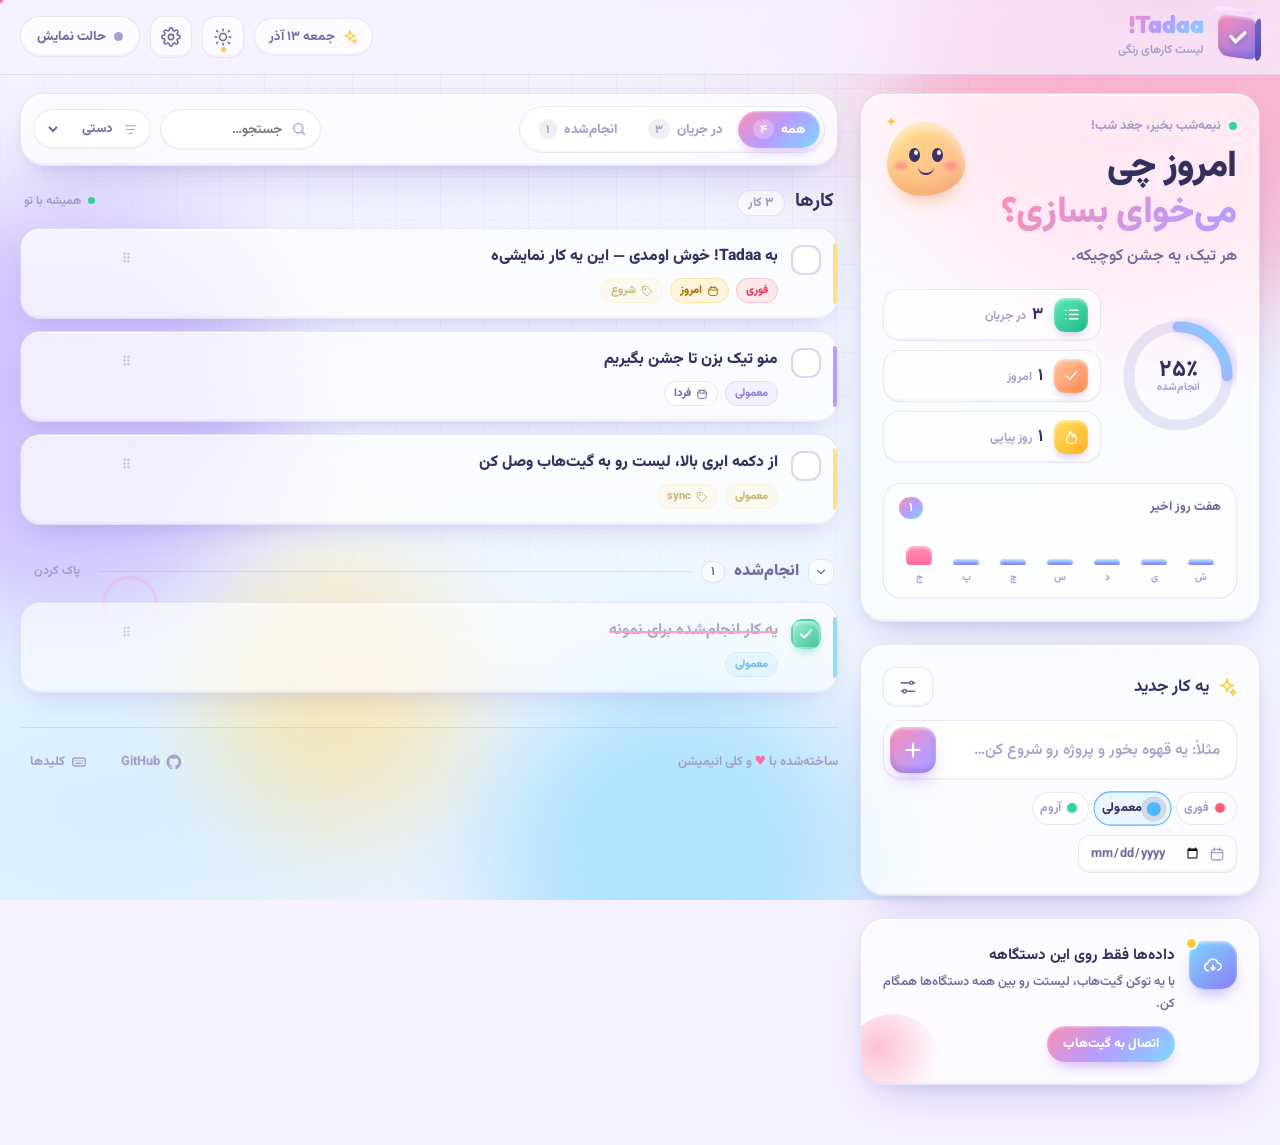
<file: index.html>
<!doctype html>
<html lang="fa" dir="rtl" data-theme="light" data-motion="full">
<head>
  <meta charset="utf-8">
  <meta name="viewport" content="width=device-width, initial-scale=1, viewport-fit=cover">
  <title>Tadaa! — لیست کارهای رنگارنگ و همگام</title>
  <meta name="description" content="یک تودولیست پاستیلی، سه‌بعدی و پرانیمیشن که داده‌هایش را روی گیت‌هاب نگه می‌دارد و بین همه دستگاه‌ها همگام می‌کند.">
  <meta name="theme-color" content="#f5f0ff" id="themeColorMeta">
  <meta name="color-scheme" content="light dark">
  <meta http-equiv="Content-Security-Policy" content="default-src 'self'; script-src 'self'; style-src 'self' 'unsafe-inline'; img-src 'self' data: blob:; font-src 'self'; connect-src 'self' https://api.github.com; manifest-src 'self'; worker-src 'self'; media-src 'self' blob:; object-src 'none'; base-uri 'none'; form-action 'self'">
  <meta property="og:type" content="website">
  <meta property="og:title" content="Tadaa! — لیست کارهای رنگارنگ و همگام">
  <meta property="og:description" content="یک تودولیست پاستیلی، سه‌بعدی و پرانیمیشن با همگام‌سازی روی گیت‌هاب.">
  <meta property="og:image" content="./assets/img/og.png">
  <meta name="twitter:card" content="summary_large_image">
  <link rel="icon" href="./assets/img/favicon.svg" type="image/svg+xml">
  <link rel="apple-touch-icon" href="./assets/img/icon-180.png">
  <link rel="manifest" href="./manifest.webmanifest">
  <link rel="preload" href="./assets/fonts/vazirmatn-arabic-wght-normal.woff2" as="font" type="font/woff2" crossorigin>
  <link rel="preload" href="./assets/fonts/vazirmatn-latin-wght-normal.woff2" as="font" type="font/woff2" crossorigin>
  <link rel="stylesheet" href="./assets/css/base.css">
  <link rel="stylesheet" href="./assets/css/components.css">
  <link rel="stylesheet" href="./assets/css/animations.css">
  <script src="./assets/js/theme-init.js"></script>
</head>
<body>
  <a class="skip-link" href="#taskList" data-i18n="a11y.skip">پرش به لیست کارها</a>

  <!-- ===== Ambient world ===== -->
  <div class="world" aria-hidden="true">
    <div class="world__wash"></div>
    <div class="blob blob--1"></div>
    <div class="blob blob--2"></div>
    <div class="blob blob--3"></div>
    <div class="blob blob--4"></div>
    <div class="world__grid"></div>
    <div class="world__grain"></div>
    <div class="sparkle-field" id="sparkleField"></div>
    <div class="ring-float ring-float--1"></div>
    <div class="ring-float ring-float--2"></div>
    <div class="ring-float ring-float--3"></div>
  </div>

  <div class="boot" id="boot" aria-hidden="true">
    <div class="boot__mark">
      <span class="logo-cube logo-cube--boot">
        <span class="logo-cube__face logo-cube__face--front"></span>
        <span class="logo-cube__face logo-cube__face--top"></span>
        <span class="logo-cube__face logo-cube__face--side"></span>
        <svg class="logo-cube__check" viewBox="0 0 24 24"><path d="M5 12.5 9.5 17 19 7"/></svg>
      </span>
    </div>
    <p class="boot__word">Tadaa!</p>
    <div class="boot__bar"><span></span></div>
  </div>

  <div class="cursor" id="cursor" aria-hidden="true">
    <span class="cursor__dot"></span>
  </div>
  <div class="tap-ripples" id="tapRipples" aria-hidden="true"></div>
  <canvas class="fx-canvas" id="fxCanvas" aria-hidden="true"></canvas>

  <!-- ===== Top bar ===== -->
  <header class="topbar">
    <a class="brand tilt" href="./" aria-label="Tadaa!">
      <span class="logo-cube" aria-hidden="true">
        <span class="logo-cube__face logo-cube__face--front"></span>
        <span class="logo-cube__face logo-cube__face--top"></span>
        <span class="logo-cube__face logo-cube__face--side"></span>
        <svg class="logo-cube__check" viewBox="0 0 24 24"><path d="M5 12.5 9.5 17 19 7"/></svg>
      </span>
      <span class="brand__text">
        <b class="brand__word">Tadaa!</b>
        <small data-i18n="brand.tagline">لیست کارهای رنگی</small>
      </span>
    </a>

    <div class="topbar__right">
      <div class="date-chip" title="" id="dateChip">
        <svg class="ico" aria-hidden="true"><use href="#i-sparkle"></use></svg>
        <span id="dateText">امروز</span>
      </div>
      <button class="icon-btn theme-toggle" id="themeBtn" type="button" aria-label="تغییر تم" data-i18n-aria="a11y.theme">
        <svg class="ico ico--sun" aria-hidden="true"><use href="#i-sun"></use></svg>
        <svg class="ico ico--moon" aria-hidden="true"><use href="#i-moon"></use></svg>
        <span class="theme-toggle__knob"></span>
      </button>
      <button class="icon-btn" id="settingsBtn" type="button" aria-label="تنظیمات" data-i18n-aria="a11y.settings">
        <svg class="ico" aria-hidden="true"><use href="#i-gear"></use></svg>
      </button>
      <button class="sync-pill" id="syncBtn" type="button" data-state="demo" aria-haspopup="dialog">
        <span class="sync-pill__dot"></span>
        <span class="sync-pill__text" id="syncPillText">حالت نمایش</span>
        <span class="sync-pill__spin" aria-hidden="true"></span>
      </button>
    </div>
  </header>

  <main class="shell" id="shell">
    <aside class="rail">
      <!-- ===== Hero / dashboard ===== -->
      <section class="panel hero reveal" data-reveal="1">
        <div class="hero__top">
          <div class="hero__hello">
            <p class="eyebrow"><span class="eyebrow__dot"></span><span id="greetingText">سلام!</span></p>
            <h1 class="hero__title">
              <span data-i18n="hero.line1">امروز چی</span>
              <span class="grad-text" data-i18n="hero.line2">می‌خوای بسازی؟</span>
            </h1>
            <p class="hero__sub" data-i18n="hero.sub">هر تیک، یه جشن کوچیکه.</p>
          </div>
          <div class="mascot" id="mascot" aria-hidden="true">
            <span class="mascot__blob"></span>
            <span class="mascot__eye mascot__eye--l"><i></i></span>
            <span class="mascot__eye mascot__eye--r"><i></i></span>
            <span class="mascot__mouth"></span>
            <span class="mascot__blush mascot__blush--l"></span>
            <span class="mascot__blush mascot__blush--r"></span>
            <span class="mascot__sparkle">✦</span>
          </div>
        </div>

        <div class="hero__stats">
          <div class="ring-wrap">
            <svg class="ring" viewBox="0 0 120 120" aria-hidden="true">
              <defs>
                <linearGradient id="ringGrad" x1="0" y1="0" x2="1" y2="1">
                  <stop offset="0%" stop-color="var(--candy-1)"/>
                  <stop offset="50%" stop-color="var(--candy-2)"/>
                  <stop offset="100%" stop-color="var(--candy-3)"/>
                </linearGradient>
              </defs>
              <circle class="ring__track" cx="60" cy="60" r="50"/>
              <circle class="ring__fill" id="progressRing" cx="60" cy="60" r="50"/>
            </svg>
            <div class="ring-wrap__center">
              <b id="progressPct">۰٪</b>
              <span data-i18n="stats.doneLabel">انجام‌شده</span>
            </div>
          </div>
          <div class="stat-grid">
            <div class="stat">
              <span class="stat__icon stat__icon--mint"><svg class="ico"><use href="#i-list"></use></svg></span>
              <div><b id="statActive">۰</b><span data-i18n="stats.active">در جریان</span></div>
            </div>
            <div class="stat">
              <span class="stat__icon stat__icon--peach"><svg class="ico"><use href="#i-check"></use></svg></span>
              <div><b id="statDoneToday">۰</b><span data-i18n="stats.today">امروز</span></div>
            </div>
            <div class="stat">
              <span class="stat__icon stat__icon--lemon"><svg class="ico"><use href="#i-flame"></use></svg></span>
              <div><b id="statStreak">۰</b><span data-i18n="stats.streak">روز پیاپی</span></div>
            </div>
          </div>
        </div>

        <div class="week" id="weekChart" aria-label="فعالیت هفت روز اخیر">
          <div class="week__head">
            <span data-i18n="stats.week">هفت روز اخیر</span>
            <span class="week__total" id="weekTotal">۰</span>
          </div>
          <div class="week__bars" id="weekBars"></div>
        </div>
      </section>

      <!-- ===== Composer ===== -->
      <section class="panel composer reveal" data-reveal="2">
        <div class="composer__head">
          <h2><svg class="ico"><use href="#i-sparkle"></use></svg><span data-i18n="composer.title">یه کار جدید</span></h2>
          <button class="ghost-btn composer__tune" id="tuneBtn" type="button" aria-expanded="false" aria-label="گزینه‌های بیشتر">
            <svg class="ico"><use href="#i-sliders"></use></svg>
          </button>
        </div>
        <form id="addForm" autocomplete="off">
          <div class="composer__field">
            <input id="newTitle" class="composer__input" type="text" maxlength="180" required
                   data-i18n-placeholder="composer.placeholder" placeholder="مثلاً: یه قهوه بخور و پروژه رو شروع کن…">
            <button class="add-btn" id="addBtn" type="submit" aria-label="اضافه کردن">
              <svg class="ico"><use href="#i-plus"></use></svg>
              <span class="add-btn__spark"></span>
            </button>
          </div>
          <div class="composer__quick">
            <div class="prio-pick" role="radiogroup" aria-label="اولویت">
              <button type="button" class="prio-dot" data-prio="high" role="radio" aria-checked="false" title="فوری">
                <span></span><em data-i18n="prio.high">فوری</em>
              </button>
              <button type="button" class="prio-dot is-on" data-prio="normal" role="radio" aria-checked="true" title="معمولی">
                <span></span><em data-i18n="prio.normal">معمولی</em>
              </button>
              <button type="button" class="prio-dot" data-prio="low" role="radio" aria-checked="false" title="آروم">
                <span></span><em data-i18n="prio.low">آروم</em>
              </button>
            </div>
            <label class="mini-field" title="موعد">
              <svg class="ico"><use href="#i-calendar"></use></svg>
              <input type="date" id="newDue">
            </label>
          </div>
          <div class="composer__more" id="composerMore" hidden>
            <label class="mini-field mini-field--grow">
              <svg class="ico"><use href="#i-tag"></use></svg>
              <input type="text" id="newTags" maxlength="120" data-i18n-placeholder="composer.tags" placeholder="برچسب‌ها با ویرگول: کار، خانه">
            </label>
            <span class="kbd-hint"><kbd>Enter</kbd> <span data-i18n="composer.enter">برای اضافه کردن</span></span>
          </div>
        </form>
      </section>

      <!-- ===== Sync mini card ===== -->
      <section class="panel sync-card reveal" data-reveal="3" id="syncCard">
        <div class="sync-card__icon" aria-hidden="true">
          <svg class="ico ico--cloud"><use href="#i-cloud"></use></svg>
          <span class="sync-card__ping"></span>
        </div>
        <div class="sync-card__body">
          <h3 id="syncCardTitle" data-i18n="sync.demoTitle">داده‌ها فقط روی این دستگاهه</h3>
          <p id="syncCardText" data-i18n="sync.demoText">با یه توکن گیت‌هاب، لیستت رو بین همه دستگاه‌ها همگام کن.</p>
          <button class="tiny-btn" id="syncCardBtn" type="button" data-i18n="sync.connect">اتصال به گیت‌هاب</button>
        </div>
        <span class="sync-card__art" aria-hidden="true"></span>
      </section>
    </aside>

    <!-- ===== Task area ===== -->
    <section class="content">
      <div class="toolbar panel reveal" data-reveal="4">
        <div class="segmented" id="filterBar" role="tablist" aria-label="فیلتر">
          <span class="segmented__pill" id="filterPill"></span>
          <button class="segmented__btn is-on" data-filter="all" role="tab" aria-selected="true"><span data-i18n="filter.all">همه</span><b id="countAll">۰</b></button>
          <button class="segmented__btn" data-filter="active" role="tab" aria-selected="false"><span data-i18n="filter.active">در جریان</span><b id="countActive">۰</b></button>
          <button class="segmented__btn" data-filter="done" role="tab" aria-selected="false"><span data-i18n="filter.done">انجام‌شده</span><b id="countDone">۰</b></button>
        </div>
        <div class="toolbar__tools">
          <label class="search">
            <svg class="ico"><use href="#i-search"></use></svg>
            <input id="searchInput" type="search" data-i18n-placeholder="filter.search" placeholder="جستجو…" autocomplete="off">
            <button type="button" class="search__clear" id="searchClear" aria-label="پاک کردن جستجو"><svg class="ico"><use href="#i-x"></use></svg></button>
          </label>
          <label class="sort-select" title="مرتب‌سازی">
            <svg class="ico"><use href="#i-sort"></use></svg>
            <select id="sortSelect" aria-label="مرتب‌سازی">
              <option value="manual" data-i18n="sort.manual">دستی</option>
              <option value="due" data-i18n="sort.due">موعد</option>
              <option value="priority" data-i18n="sort.priority">اولویت</option>
              <option value="new" data-i18n="sort.new">جدیدترین</option>
            </select>
          </label>
        </div>
      </div>

      <div class="list-head reveal" data-reveal="5">
        <div class="list-head__left">
          <h2 id="listTitle" data-i18n="list.activeTitle">در جریان</h2>
          <span class="list-head__count" id="activeCountLabel">۰ کار</span>
        </div>
        <div class="list-head__hint"><span class="pulse-dot"></span><span data-i18n="list.live">همیشه با تو</span></div>
      </div>

      <div class="task-list" id="taskList" role="list" aria-live="polite"></div>

      <div class="empty-state" id="emptyState" hidden>
        <div class="empty-state__art" aria-hidden="true">
          <span class="empty-blob"></span>
          <span class="empty-face">◡̈</span>
          <span class="empty-spark empty-spark--1">✦</span>
          <span class="empty-spark empty-spark--2">✧</span>
        </div>
        <h3 id="emptyTitle" data-i18n="empty.title">اینجا خالیه، مثل یه بوم سفید</h3>
        <p id="emptyText" data-i18n="empty.text">اولین کارت رو اضافه کن تا جادو شروع بشه.</p>
        <button class="tiny-btn" id="emptyAddBtn" type="button" data-i18n="empty.cta">شروع کن</button>
      </div>

      <section class="done-block" id="doneBlock" hidden>
        <button class="done-block__head" id="doneToggle" type="button" aria-expanded="true">
          <span class="done-block__chev"><svg class="ico"><use href="#i-chevron"></use></svg></span>
          <span data-i18n="list.doneTitle">انجام‌شده</span>
          <b id="doneCountLabel">۰</b>
          <span class="done-block__line"></span>
          <span class="done-block__clear" id="clearDoneBtn" role="button" tabindex="0" data-i18n="list.clearDone">پاک کردن</span>
        </button>
        <div class="task-list task-list--done" id="doneList" role="list"></div>
      </section>

      <footer class="foot">
        <span class="foot__made"><span data-i18n="foot.made">ساخته‌شده با</span> <span class="foot__heart">♥</span> <span data-i18n="foot.and">و کلی انیمیشن</span></span>
        <span class="foot__spacer"></span>
        <a class="foot__link" id="repoLink" href="https://github.com/pouriasafari117/Online_todolist" target="_blank" rel="noopener noreferrer">
          <svg class="ico"><use href="#i-github"></use></svg><span>GitHub</span>
        </a>
        <button class="foot__link" id="helpBtn" type="button"><svg class="ico"><use href="#i-keyboard"></use></svg><span data-i18n="foot.shortcuts">کلیدها</span></button>
      </footer>
    </section>
  </main>

  <!-- ===== Edit task ===== -->
  <dialog class="modal modal--task" id="taskDialog" aria-labelledby="taskDialogTitle">
    <form id="taskForm" class="modal__inner" autocomplete="off">
      <header class="modal__head">
        <div class="modal__title-wrap">
          <span class="modal__badge"><svg class="ico"><use href="#i-pencil"></use></svg></span>
          <h2 id="taskDialogTitle" data-i18n="task.editTitle">ویرایش کار</h2>
        </div>
        <button type="button" class="icon-btn icon-btn--sm" data-close aria-label="بستن"><svg class="ico"><use href="#i-x"></use></svg></button>
      </header>
      <div class="modal__body">
        <label class="field">
          <span data-i18n="task.title">عنوان</span>
          <input id="editTitle" type="text" maxlength="180" required>
        </label>
        <label class="field">
          <span data-i18n="task.notes">یادداشت</span>
          <textarea id="editNotes" rows="3" maxlength="1200" data-i18n-placeholder="task.notesPh" placeholder="جزئیات، لینک، هر چیزی که کمکت می‌کنه…"></textarea>
        </label>
        <div class="field-row">
          <div class="field">
            <span data-i18n="task.priority">اولویت</span>
            <div class="prio-pick prio-pick--pad" id="editPrio" role="radiogroup">
              <button type="button" class="prio-dot" data-prio="high" role="radio"><span></span><em data-i18n="prio.high">فوری</em></button>
              <button type="button" class="prio-dot is-on" data-prio="normal" role="radio"><span></span><em data-i18n="prio.normal">معمولی</em></button>
              <button type="button" class="prio-dot" data-prio="low" role="radio"><span></span><em data-i18n="prio.low">آروم</em></button>
            </div>
          </div>
          <label class="field">
            <span data-i18n="task.due">موعد</span>
            <input id="editDue" type="date">
          </label>
        </div>
        <div class="due-quick" id="dueQuick">
          <button type="button" data-days="0" data-i18n="due.today">امروز</button>
          <button type="button" data-days="1" data-i18n="due.tomorrow">فردا</button>
          <button type="button" data-days="7" data-i18n="due.week">یه هفته دیگه</button>
          <button type="button" data-days="clear" data-i18n="due.clear">بدون موعد</button>
        </div>
        <label class="field">
          <span data-i18n="task.tags">برچسب‌ها</span>
          <input id="editTags" type="text" maxlength="160" data-i18n-placeholder="task.tagsPh" placeholder="با ویرگول جدا کن">
        </label>
      </div>
      <footer class="modal__foot modal__foot--split">
        <button type="button" class="danger-btn" id="taskDeleteBtn"><svg class="ico"><use href="#i-trash"></use></svg><span data-i18n="task.delete">حذف</span></button>
        <div class="modal__foot-end">
          <button type="button" class="ghost-btn" data-close data-i18n="common.cancel">انصراف</button>
          <button type="submit" class="primary-btn"><span data-i18n="common.save">ذخیره</span><svg class="ico"><use href="#i-check"></use></svg></button>
        </div>
      </footer>
    </form>
  </dialog>

  <!-- ===== Settings ===== -->
  <dialog class="modal modal--settings" id="settingsDialog" aria-labelledby="settingsTitle">
    <div class="modal__inner">
      <header class="modal__head">
        <div class="modal__title-wrap">
          <span class="modal__badge modal__badge--pink"><svg class="ico"><use href="#i-gear"></use></svg></span>
          <h2 id="settingsTitle" data-i18n="settings.title">تنظیمات</h2>
        </div>
        <button type="button" class="icon-btn icon-btn--sm" data-close aria-label="بستن"><svg class="ico"><use href="#i-x"></use></svg></button>
      </header>
      <div class="settings-tabs" role="tablist">
        <button class="is-on" data-stab="look" role="tab" aria-selected="true"><svg class="ico"><use href="#i-palette"></use></svg><span data-i18n="settings.look">ظاهر</span></button>
        <button data-stab="sync" role="tab" aria-selected="false"><svg class="ico"><use href="#i-cloud"></use></svg><span data-i18n="settings.sync">همگام‌سازی</span></button>
        <button data-stab="about" role="tab" aria-selected="false"><svg class="ico"><use href="#i-info"></use></svg><span data-i18n="settings.about">درباره</span></button>
      </div>
      <div class="modal__body settings-body">
        <section class="settings-pane is-on" data-pane="look">
          <div class="setting-row">
            <div class="setting-row__label">
              <b data-i18n="settings.theme">تم</b>
              <span data-i18n="settings.themeHint">روز، شب یا هماهنگ با سیستم</span>
            </div>
            <div class="seg-mini" id="themeChoice">
              <button data-theme-choice="auto" data-i18n="settings.auto">خودکار</button>
              <button data-theme-choice="light" data-i18n="settings.day">روز</button>
              <button data-theme-choice="dark" data-i18n="settings.night">شب</button>
            </div>
          </div>
          <div class="setting-row">
            <div class="setting-row__label">
              <b data-i18n="settings.lang">زبان</b>
              <span data-i18n="settings.langHint">فارسی یا انگلیسی</span>
            </div>
            <div class="seg-mini" id="langChoice">
              <button data-lang-choice="fa">فارسی</button>
              <button data-lang-choice="en">English</button>
            </div>
          </div>
          <div class="setting-row">
            <div class="setting-row__label">
              <b data-i18n="settings.motion">انیمیشن‌ها</b>
              <span data-i18n="settings.motionHint">اگر دستگاهت ضعیفه، کمشون کن</span>
            </div>
            <button class="switch" id="motionSwitch" role="switch" aria-checked="true"><span></span></button>
          </div>
          <div class="setting-row">
            <div class="setting-row__label">
              <b data-i18n="settings.sound">صداهای شیطون</b>
              <span data-i18n="settings.soundHint">تیک‌ها و کلیک‌ها صدا داشته باشن</span>
            </div>
            <button class="switch" id="soundSwitch" role="switch" aria-checked="false"><span></span></button>
          </div>
          <div class="setting-row">
            <div class="setting-row__label">
              <b data-i18n="settings.export">پشتیبان‌گیری</b>
              <span data-i18n="settings.exportHint">یه فایل JSON از همه کارها بگیر</span>
            </div>
            <div class="btn-row">
              <button class="ghost-btn" id="exportBtn" type="button"><svg class="ico"><use href="#i-download"></use></svg><span data-i18n="settings.exportBtn">خروجی</span></button>
              <button class="ghost-btn" id="importBtn" type="button"><svg class="ico"><use href="#i-upload"></use></svg><span data-i18n="settings.importBtn">ورود</span></button>
              <input type="file" id="importFile" accept="application/json,.json" hidden>
            </div>
          </div>
        </section>

        <section class="settings-pane" data-pane="sync">
          <div class="sync-status-big" id="syncStatusBig">
            <span class="sync-status-big__orb"><svg class="ico"><use href="#i-cloud"></use></svg></span>
            <div>
              <b id="settingsSyncTitle">حالت نمایش</b>
              <p id="settingsSyncText" data-i18n="sync.settingsDemo">هنوز به گیت‌هاب وصل نیستی. کارها فقط روی همین مرورگر ذخیره می‌شن.</p>
            </div>
          </div>
          <div class="sync-details" id="syncDetails" hidden>
            <div class="sync-detail"><span data-i18n="sync.repo">مخزن</span><b id="detailRepo" dir="ltr">—</b></div>
            <div class="sync-detail"><span data-i18n="sync.branch">شاخه داده</span><b id="detailBranch" dir="ltr">—</b></div>
            <div class="sync-detail"><span data-i18n="sync.last">آخرین همگام‌سازی</span><b id="detailLast">—</b></div>
            <div class="sync-detail"><span data-i18n="sync.fingerprint">شناسه سینک</span><b id="detailFingerprint" dir="ltr">—</b></div>
          </div>
          <div class="sync-actions">
            <button class="primary-btn" id="syncNowBtn" type="button"><svg class="ico"><use href="#i-refresh"></use></svg><span data-i18n="sync.now">همگام‌سازی الان</span></button>
            <button class="ghost-btn" id="inviteBtn" type="button"><svg class="ico"><use href="#i-user-plus"></use></svg><span data-i18n="sync.invite">دعوت دستگاه دیگه</span></button>
            <button class="ghost-btn" id="changePassBtn" type="button"><svg class="ico"><use href="#i-key"></use></svg><span data-i18n="sync.changePass">تغییر رمز سینک</span></button>
          </div>
          <div class="notice notice--soft">
            <svg class="ico"><use href="#i-shield"></use></svg>
            <p data-i18n="sync.securityNote">توکن و داده‌ها با رمز سینک رمزنگاری می‌شن. رمز رو گم کنی، راهی برای بازیابی نیست؛ ولی می‌تونی از گیت‌هاب توکن جدید بسازی.</p>
          </div>
          <div class="settings-danger">
            <button class="danger-btn danger-btn--ghost" id="disconnectBtn" type="button"><svg class="ico"><use href="#i-unlink"></use></svg><span data-i18n="sync.disconnect">قطع اتصال این دستگاه</span></button>
          </div>
        </section>

        <section class="settings-pane" data-pane="about">
          <div class="about-hero">
            <span class="logo-cube logo-cube--about" aria-hidden="true">
              <span class="logo-cube__face logo-cube__face--front"></span>
              <span class="logo-cube__face logo-cube__face--top"></span>
              <span class="logo-cube__face logo-cube__face--side"></span>
              <svg class="logo-cube__check" viewBox="0 0 24 24"><path d="M5 12.5 9.5 17 19 7"/></svg>
            </span>
            <div>
              <h3>Tadaa! <span class="about-ver">v1.0</span></h3>
              <p data-i18n="about.tagline">تودولیست پاستیلی، سه‌بعدی و بدون سرور. داده‌ها روی گیت‌هابِ خودت زندگی می‌کنن.</p>
            </div>
          </div>
          <h4 data-i18n="about.shortcuts">میان‌برهای کیبورد</h4>
          <div class="kbd-grid">
            <span><kbd>N</kbd> <em data-i18n="about.kbdNew">کار جدید</em></span>
            <span><kbd>/</kbd> <em data-i18n="about.kbdSearch">جستجو</em></span>
            <span><kbd>T</kbd> <em data-i18n="about.kbdTheme">تغییر تم</em></span>
            <span><kbd>G</kbd> <em data-i18n="about.kbdSync">همگام‌سازی</em></span>
            <span><kbd>?</kbd> <em data-i18n="about.kbdHelp">راهنما</em></span>
            <span><kbd>Esc</kbd> <em data-i18n="about.kbdClose">بستن پنجره</em></span>
          </div>
          <h4 data-i18n="about.links">لینک‌ها</h4>
          <div class="about-links">
            <a href="https://github.com/pouriasafari117/Online_todolist" target="_blank" rel="noopener noreferrer" id="aboutRepoLink"><svg class="ico"><use href="#i-github"></use></svg><span data-i18n="about.source">سورس روی گیت‌هاب</span></a>
            <a href="./docs/SETUP.html" target="_blank" rel="noopener"><svg class="ico"><use href="#i-book"></use></svg><span data-i18n="about.guide">راهنمای راه‌اندازی</span></a>
          </div>
          <p class="about-fine" data-i18n="about.fine">هیچ سروری، هیچ حسابی، هیچ ردیابی‌ای. فقط مرورگر تو + گیت‌هاب خودت. ☁️</p>
        </section>
      </div>
    </div>
  </dialog>

  <!-- ===== Connect / join ===== -->
  <dialog class="modal modal--connect" id="connectDialog" aria-labelledby="connectTitle">
    <div class="modal__inner">
      <header class="modal__head">
        <div class="modal__title-wrap">
          <span class="modal__badge modal__badge--mint"><svg class="ico"><use href="#i-cloud"></use></svg></span>
          <h2 id="connectTitle" data-i18n="connect.title">همگام‌سازی با گیت‌هاب</h2>
        </div>
        <button type="button" class="icon-btn icon-btn--sm" data-close aria-label="بستن"><svg class="ico"><use href="#i-x"></use></svg></button>
      </header>
      <div class="connect-tabs" role="tablist">
        <button class="is-on" data-ctab="owner" role="tab" aria-selected="true"><span class="connect-tabs__num">۱</span><span data-i18n="connect.tabOwner">من صاحب لیستم</span></button>
        <button data-ctab="join" role="tab" aria-selected="false"><span class="connect-tabs__num">۲</span><span data-i18n="connect.tabJoin">با رمز سینک وارد می‌شم</span></button>
      </div>
      <div class="modal__body connect-body">
        <section class="connect-pane is-on" data-cpane="owner">
          <div class="connect-intro">
            <p data-i18n="connect.ownerIntro">یه توکن گیت‌هاب بساز، اینجا بذار، و یه رمز سینک انتخاب کن. از این به بعد همه دستگاه‌ها با همون رمز به لیستت می‌رسن.</p>
          </div>
          <div class="token-recipe" id="tokenRecipe">
            <div class="token-recipe__head">
              <svg class="ico"><use href="#i-key"></use></svg>
              <b data-i18n="token.recipeTitle">توکن فقط برای همین یک مخزن</b>
            </div>
            <p class="token-recipe__lead" data-i18n="token.recipeLead">با این لینک، گیت‌هاب خودش اسم، انقضا و دسترسی Contents رو پُر می‌کنه؛ تو فقط دو انتخاب داری:</p>
            <ol class="token-recipe__steps">
              <li data-i18n="token.step1">در Repository access گزینه «Only select repositories» را انتخاب کن.</li>
              <li>
                <span data-i18n="token.step2">فقط همین مخزن را انتخاب کن:</span>
                <code class="token-recipe__repo" id="tokenRepoChip" dir="ltr">—</code>
                <button class="tiny-btn tiny-btn--sm" id="copyRepoBtn" type="button"><svg class="ico"><use href="#i-copy"></use></svg><span data-i18n="token.copyRepo">کپی نام مخزن</span></button>
              </li>
              <li data-i18n="token.step3">در Repository permissions فقط Contents را روی «Read and write» بگذار.</li>
            </ol>
            <a class="ghost-btn token-recipe__cta" id="tokenMakeLink" href="https://github.com/settings/personal-access-tokens/new" target="_blank" rel="noopener noreferrer">
              <svg class="ico"><use href="#i-external"></use></svg><span data-i18n="token.makeBtn">ساخت توکن در گیت‌هاب (پُرشده)</span>
            </a>
            <p class="advanced__note token-recipe__note" data-i18n="token.recipeNote">توکن کلاسیک (ghp_…) قبول نمی‌شود چون به همهٔ مخزن‌های تو دسترسی می‌دهد.</p>
          </div>
          <div class="field-row">
            <label class="field">
              <span data-i18n="connect.repo">مخزن گیت‌هاب</span>
              <div class="input-with-icon" dir="ltr">
                <svg class="ico"><use href="#i-github"></use></svg>
                <input id="repoInput" type="text" placeholder="username/Online_todolist" autocomplete="off" spellcheck="false">
              </div>
            </label>
            <label class="field">
              <span data-i18n="connect.device">اسم این دستگاه</span>
              <input id="deviceNameInput" type="text" maxlength="40" placeholder="لپ‌تاپ من">
            </label>
          </div>
          <label class="field">
            <span class="field__row"><span data-i18n="connect.token">توکن دسترسی (Fine-grained)</span><span class="field__tag">Contents: R/W</span></span>
            <div class="input-with-icon input-with-icon--end" dir="ltr">
              <svg class="ico"><use href="#i-key"></use></svg>
              <input id="tokenInput" type="password" placeholder="github_pat_…" autocomplete="off" spellcheck="false">
              <button type="button" class="reveal-btn" data-reveal="tokenInput" aria-label="نمایش توکن"><svg class="ico"><use href="#i-eye"></use></svg></button>
            </div>
          </label>
          <div class="field-row">
            <label class="field">
              <span data-i18n="connect.pass">رمز سینک</span>
              <div class="input-with-icon input-with-icon--end" dir="ltr">
                <svg class="ico"><use href="#i-lock"></use></svg>
                <input id="passInput" type="password" placeholder="••••••••••••" autocomplete="new-password">
                <button type="button" class="reveal-btn" data-reveal="passInput" aria-label="نمایش رمز"><svg class="ico"><use href="#i-eye"></use></svg></button>
              </div>
              <span class="meter"><i id="passMeter"></i></span>
              <span class="field__hint" id="passHint" data-i18n="connect.passHint">حداقل ۱۰ کاراکتر؛ چند کلمه تصادفی بهترین گزینه‌ست.</span>
            </label>
            <label class="field">
              <span data-i18n="connect.pass2">تکرار رمز</span>
              <div class="input-with-icon" dir="ltr">
                <svg class="ico"><use href="#i-lock"></use></svg>
                <input id="pass2Input" type="password" placeholder="••••••••••••" autocomplete="new-password">
              </div>
            </label>
          </div>
          <label class="checkline">
            <input type="checkbox" id="encryptToggle" checked>
            <span class="checkline__box"><svg class="ico"><use href="#i-check"></use></svg></span>
            <span><b data-i18n="connect.encrypt">داده‌ها رمزنگاری بشن</b><small data-i18n="connect.encryptHint">پیشنهاد می‌شه؛ حتی اگه مخزن عمومی باشه، متن کارها دیده نمی‌شه.</small></span>
          </label>
          <label class="checkline checkline--small">
            <input type="checkbox" id="ownerRememberToggle">
            <span class="checkline__box"><svg class="ico"><use href="#i-check"></use></svg></span>
            <span><b data-i18n="connect.remember">این دستگاه رو به خاطر بسپار</b><small data-i18n="connect.rememberHint">با روشن‌کردن، دفعه بعد بدون رمز باز می‌شه؛ فقط روی دستگاه شخصی و غیرمشترک.</small></span>
          </label>
          <details class="advanced">
            <summary><svg class="ico"><use href="#i-sliders"></use></svg><span data-i18n="connect.advanced">تنظیمات پیشرفته</span><svg class="ico adv-chev"><use href="#i-chevron"></use></svg></summary>
            <div class="advanced__body">
              <div class="field-row">
                <label class="field"><span data-i18n="connect.branch">شاخه داده</span><input id="branchInput" type="text" value="todolist-data" dir="ltr"></label>
                <label class="field"><span data-i18n="connect.path">مسیر فایل</span><input id="pathInput" type="text" value="data/todos.json" dir="ltr"></label>
              </div>
              <label class="checkline checkline--small">
                <input type="checkbox" id="publishToggle" checked>
                <span class="checkline__box"><svg class="ico"><use href="#i-check"></use></svg></span>
                <span><b data-i18n="connect.publish">انتشار قفل رمزدار روی سایت</b><small data-i18n="connect.publishHint">برای اینکه دستگاه‌های دیگه فقط با رمز سینک وصل بشن. فقط متن رمزنگاری‌شده منتشر می‌شه.</small></span>
              </label>
              <p class="advanced__note" data-i18n="connect.advancedNote">فایل داده در یه شاخه جدا ذخیره می‌شه تا ساخت خودکار سایت گیت‌هاب رو به هم نریزه.</p>
            </div>
          </details>
          <div class="connect-error" id="ownerError" role="alert" hidden></div>
          <div class="token-fix" id="tokenFixRow" hidden>
            <a class="ghost-btn token-fix__link" id="tokenFixLink" href="https://github.com/settings/personal-access-tokens/new" target="_blank" rel="noopener noreferrer">
              <svg class="ico"><use href="#i-external"></use></svg><span data-i18n="token.fixBtn">ساخت توکن درست برای همین مخزن</span>
            </a>
            <button class="link-btn" id="tokenOverrideBtn" type="button" data-i18n="token.override" hidden>می‌دونم؛ با همین توکن ادامه بده</button>
          </div>
          <button class="primary-btn primary-btn--wide" id="connectBtn" type="button">
            <span class="btn-label" data-i18n="connect.submit">اتصال و ساخت رمز سینک</span>
            <span class="btn-spinner" aria-hidden="true"></span>
            <svg class="ico"><use href="#i-arrow"></use></svg>
          </button>
          <p class="fine-print" data-i18n="connect.fineOwner">توکن فقط برای درخواست‌های API به گیت‌هاب فرستاده می‌شه و داخل قفل رمزنگاری‌شده نگه داشته می‌شه. با روشن‌کردن «به خاطر بسپار»، یک نسخه‌ی رمزنگاری‌شده هم روی همین مرورگر می‌مونه.</p>
        </section>

        <section class="connect-pane" data-cpane="join">
          <div class="vault-banner" id="vaultBanner" data-state="searching">
            <span class="vault-banner__icon"><svg class="ico"><use href="#i-lock"></use></svg></span>
            <div>
              <b id="vaultBannerTitle">دنبال قفل سینک می‌گردم…</b>
              <p id="vaultBannerText">صبر کن، دارم سایت رو نگاه می‌کنم.</p>
            </div>
            <span class="vault-banner__spin" aria-hidden="true"></span>
          </div>
          <label class="field">
            <span data-i18n="connect.syncPass">رمز سینک</span>
            <div class="input-with-icon input-with-icon--end" dir="ltr">
              <svg class="ico"><use href="#i-lock"></use></svg>
              <input id="joinPassInput" type="password" placeholder="••••••••••••" autocomplete="current-password">
              <button type="button" class="reveal-btn" data-reveal="joinPassInput" aria-label="نمایش رمز"><svg class="ico"><use href="#i-eye"></use></svg></button>
            </div>
          </label>
          <label class="checkline checkline--small">
            <input type="checkbox" id="rememberToggle">
            <span class="checkline__box"><svg class="ico"><use href="#i-check"></use></svg></span>
            <span><b data-i18n="connect.remember">این دستگاه رو به خاطر بسپار</b><small data-i18n="connect.rememberHint">با روشن‌کردن، دفعه بعد بدون رمز باز می‌شه؛ فقط روی دستگاه شخصی و غیرمشترک.</small></span>
          </label>
          <div class="connect-error" id="joinError" role="alert" hidden></div>
          <button class="primary-btn primary-btn--wide" id="joinBtn" type="button">
            <span class="btn-label" data-i18n="connect.joinSubmit">باز کردن قفل و همگام‌سازی</span>
            <span class="btn-spinner" aria-hidden="true"></span>
            <svg class="ico"><use href="#i-arrow"></use></svg>
          </button>
          <details class="advanced advanced--code">
            <summary><svg class="ico"><use href="#i-key"></use></svg><span data-i18n="connect.haveCode">کد دعوت یا لینک اختصاصی دارم</span><svg class="ico adv-chev"><use href="#i-chevron"></use></svg></summary>
            <div class="advanced__body">
              <p class="advanced__note" data-i18n="connect.codeNote">اگه قفل روی سایت منتشر نشده، کد رمزنگاری‌شده‌ای که صاحب لیست بهت داده رو اینجا بذار.</p>
              <textarea id="shareCodeInput" rows="4" dir="ltr" placeholder="TD1.eyJ2IjoxLC…" spellcheck="false"></textarea>
              <button class="ghost-btn" id="useShareCodeBtn" type="button" data-i18n="connect.useCode">استفاده از این کد</button>
            </div>
          </details>
          <p class="fine-print" data-i18n="connect.fineJoin">رمز سینک رو از صاحب لیست بگیر. رمز اشتباه = قفل باز نمی‌شه و هیچ داده‌ای لو نمی‌ره.</p>
        </section>
      </div>
      <footer class="connect-foot">
        <button class="link-btn" id="exploreDemoBtn" type="button" data-i18n="connect.demo">فعلاً با حالت نمایش بازی کن</button>
        <span class="connect-foot__dot"></span>
        <span class="connect-foot__note" data-i18n="connect.footerNote">بدون سرور · داده روی مخزن خودت</span>
      </footer>
    </div>
  </dialog>

  <!-- ===== Invite ===== -->
  <dialog class="modal modal--invite" id="inviteDialog" aria-labelledby="inviteTitle">
    <div class="modal__inner">
      <header class="modal__head">
        <div class="modal__title-wrap">
          <span class="modal__badge modal__badge--lemon"><svg class="ico"><use href="#i-user-plus"></use></svg></span>
          <h2 id="inviteTitle" data-i18n="invite.title">دعوت یه دستگاه دیگه</h2>
        </div>
        <button type="button" class="icon-btn icon-btn--sm" data-close aria-label="بستن"><svg class="ico"><use href="#i-x"></use></svg></button>
      </header>
      <div class="modal__body">
        <p class="invite-lead" data-i18n="invite.lead">لینک سایت رو بفرست و رمز سینک رو جداگانه بگو. همین!</p>
        <div class="invite-steps">
          <div class="invite-step"><span>۱</span><p data-i18n="invite.step1">دستگاه دیگه لینک زیر رو باز کنه.</p></div>
          <div class="invite-step"><span>۲</span><p data-i18n="invite.step2">تب «با رمز سینک وارد می‌شم» رو بزنه.</p></div>
          <div class="invite-step"><span>۳</span><p data-i18n="invite.step3">رمز سینک رو وارد کنه — تمام!</p></div>
        </div>
        <label class="field">
          <span data-i18n="invite.link">لینک سایت</span>
          <div class="copy-field">
            <input id="inviteLink" type="text" readonly dir="ltr">
            <button type="button" class="copy-btn" data-copy="inviteLink"><svg class="ico"><use href="#i-copy"></use></svg><span data-i18n="common.copy">کپی</span></button>
          </div>
        </label>
        <div class="invite-meta">
          <span data-i18n="invite.fingerprint">شناسه سینک</span>
          <b id="inviteFingerprint" dir="ltr">TADA-0000</b>
          <span class="invite-meta__hint" data-i18n="invite.fingerprintHint">روی هر دو دستگاه باید یکی باشه.</span>
        </div>
        <div class="notice notice--warm">
          <svg class="ico"><use href="#i-shield"></use></svg>
          <p data-i18n="invite.warning">رمز سینک کلید دسترسی به مخزنه. فقط به آدم‌های مورد اعتماد بده و از پیام‌رسان امن استفاده کن.</p>
        </div>
        <div class="invite-actions">
          <button class="primary-btn" id="copyInviteBtn" type="button"><svg class="ico"><use href="#i-copy"></use></svg><span data-i18n="invite.copyMsg">کپی متن دعوت</span></button>
          <button class="ghost-btn" id="copyCodeBtn" type="button"><svg class="ico"><use href="#i-key"></use></svg><span data-i18n="invite.copyCode">کپی کد پشتیبان</span></button>
        </div>
        <p class="fine-print" data-i18n="invite.fine">رمز سینک هیچ‌جا ذخیره نمی‌شه؛ خودت باید یادت باشه.</p>
      </div>
    </div>
  </dialog>

  <!-- ===== Change password ===== -->
  <dialog class="modal modal--small" id="passwordDialog" aria-labelledby="passwordTitle">
    <form class="modal__inner" id="passwordForm" autocomplete="off">
      <header class="modal__head">
        <div class="modal__title-wrap">
          <span class="modal__badge modal__badge--sky"><svg class="ico"><use href="#i-key"></use></svg></span>
          <h2 id="passwordTitle" data-i18n="pass.title">رمز سینک جدید</h2>
        </div>
        <button type="button" class="icon-btn icon-btn--sm" data-close aria-label="بستن"><svg class="ico"><use href="#i-x"></use></svg></button>
      </header>
      <div class="modal__body">
        <p class="fine-print fine-print--start" data-i18n="pass.lead">قفل رمزدار با رمز جدید دوباره ساخته می‌شه. دستگاه‌های دیگه باید رمز جدید رو وارد کنن.</p>
        <label class="field">
          <span data-i18n="connect.pass">رمز سینک</span>
          <div class="input-with-icon input-with-icon--end" dir="ltr">
            <svg class="ico"><use href="#i-lock"></use></svg>
            <input id="newPassInput" type="password" autocomplete="new-password" required minlength="10" placeholder="••••••••••••">
            <button type="button" class="reveal-btn" data-reveal="newPassInput" aria-label="نمایش رمز"><svg class="ico"><use href="#i-eye"></use></svg></button>
          </div>
          <span class="meter"><i id="newPassMeter"></i></span>
        </label>
        <label class="field">
          <span data-i18n="connect.pass2">تکرار رمز</span>
          <div class="input-with-icon" dir="ltr">
            <svg class="ico"><use href="#i-lock"></use></svg>
            <input id="newPass2Input" type="password" autocomplete="new-password" required minlength="10" placeholder="••••••••••••">
          </div>
        </label>
        <div class="connect-error" id="passError" role="alert" hidden></div>
      </div>
      <footer class="modal__foot modal__foot--end">
        <button type="button" class="ghost-btn" data-close data-i18n="common.cancel">انصراف</button>
        <button type="submit" class="primary-btn"><span data-i18n="pass.submit">ساختن قفل جدید</span><svg class="ico"><use href="#i-lock"></use></svg></button>
      </footer>
    </form>
  </dialog>

  <!-- ===== Confirm ===== -->
  <dialog class="modal modal--small" id="confirmDialog" aria-labelledby="confirmTitle">
    <div class="modal__inner">
      <header class="modal__head">
        <div class="modal__title-wrap">
          <span class="modal__badge modal__badge--peach"><svg class="ico"><use href="#i-alert"></use></svg></span>
          <h2 id="confirmTitle">مطمئنی؟</h2>
        </div>
        <button type="button" class="icon-btn icon-btn--sm" data-close aria-label="بستن"><svg class="ico"><use href="#i-x"></use></svg></button>
      </header>
      <div class="modal__body">
        <p id="confirmText"></p>
      </div>
      <footer class="modal__foot modal__foot--end">
        <button type="button" class="ghost-btn" data-close data-i18n="common.cancel">انصراف</button>
        <button type="button" class="danger-btn" id="confirmOk"><span data-i18n="common.confirm">بله، انجام بده</span></button>
      </footer>
    </div>
  </dialog>

  <!-- ===== Toasts ===== -->
  <div class="toasts" id="toasts" role="status" aria-live="polite"></div>

  <!-- ===== Celebration ===== -->
  <div class="celebration" id="celebration" hidden aria-hidden="true">
    <div class="celebration__card">
      <div class="celebration__emoji">🎉</div>
      <h2 data-i18n="celebrate.title">تمومه! همه‌ش انجام شد.</h2>
      <p data-i18n="celebrate.text">یه نفس عمیق بکش، به خودت افتخار کن.</p>
      <button class="primary-btn" id="celebrateClose" type="button" data-i18n="celebrate.cta">دمت گرم!</button>
    </div>
  </div>

  <!-- ===== Icons ===== -->
  <svg class="svg-sprite" xmlns="http://www.w3.org/2000/svg" aria-hidden="true">
    <symbol id="i-plus" viewBox="0 0 24 24"><path d="M12 5v14M5 12h14"/></symbol>
    <symbol id="i-check" viewBox="0 0 24 24"><path d="M4.5 12.5 9.5 17.5 19.5 6.5"/></symbol>
    <symbol id="i-sun" viewBox="0 0 24 24"><circle cx="12" cy="12" r="4.2"/><path d="M12 2.5v2M12 19.5v2M4.3 4.3l1.4 1.4M18.3 18.3l1.4 1.4M2.5 12h2M19.5 12h2M4.3 19.7l1.4-1.4M18.3 5.7l1.4-1.4"/></symbol>
    <symbol id="i-moon" viewBox="0 0 24 24"><path d="M20.5 14.5A8.5 8.5 0 0 1 9.5 3.5a8.5 8.5 0 1 0 11 11Z"/><path d="M17.5 4.5v2M16.5 5.5h2"/></symbol>
    <symbol id="i-gear" viewBox="0 0 24 24"><circle cx="12" cy="12" r="3.2"/><path d="M19.4 15a1.7 1.7 0 0 0 .34 1.87l.06.06a2 2 0 1 1-2.83 2.83l-.06-.06a1.7 1.7 0 0 0-1.87-.34 1.7 1.7 0 0 0-1 1.55V21a2 2 0 1 1-4 0v-.09a1.7 1.7 0 0 0-1.1-1.55 1.7 1.7 0 0 0-1.88.34l-.06.06a2 2 0 1 1-2.83-2.83l.06-.06a1.7 1.7 0 0 0 .34-1.87 1.7 1.7 0 0 0-1.55-1H3a2 2 0 1 1 0-4h.09a1.7 1.7 0 0 0 1.55-1.1 1.7 1.7 0 0 0-.34-1.88l-.06-.06a2 2 0 1 1 2.83-2.83l.06.06a1.7 1.7 0 0 0 1.87.34h.01a1.7 1.7 0 0 0 1-1.55V3a2 2 0 1 1 4 0v.09a1.7 1.7 0 0 0 1 1.55 1.7 1.7 0 0 0 1.88-.34l.06-.06a2 2 0 1 1 2.83 2.83l-.06.06a1.7 1.7 0 0 0-.34 1.87v.01a1.7 1.7 0 0 0 1.55 1H21a2 2 0 1 1 0 4h-.09a1.7 1.7 0 0 0-1.55 1Z"/></symbol>
    <symbol id="i-cloud" viewBox="0 0 24 24"><path d="M6.5 19a4.5 4.5 0 0 1-.5-8.97A6 6 0 0 1 17.7 9.6 4.2 4.2 0 0 1 17.5 18"/><path d="M12 12v6M9.5 15.5 12 18l2.5-2.5"/></symbol>
    <symbol id="i-cloud-off" viewBox="0 0 24 24"><path d="M6.5 19a4.5 4.5 0 0 1-.5-8.97 5.97 5.97 0 0 1 3.2-4.2M9.5 5.2A6 6 0 0 1 17.7 9.6 4.2 4.2 0 0 1 17.5 18"/><path d="M3 3l18 18"/></symbol>
    <symbol id="i-refresh" viewBox="0 0 24 24"><path d="M20 11a8 8 0 0 0-14.5-4.5L3 9"/><path d="M3 4v5h5"/><path d="M4 13a8 8 0 0 0 14.5 4.5L21 15"/><path d="M21 20v-5h-5"/></symbol>
    <symbol id="i-search" viewBox="0 0 24 24"><circle cx="11" cy="11" r="7"/><path d="m16.5 16.5 4 4"/></symbol>
    <symbol id="i-pencil" viewBox="0 0 24 24"><path d="M4 20h4l11.5-11.5a2.8 2.8 0 0 0-4-4L4 16v4Z"/><path d="m13.5 6.5 4 4"/></symbol>
    <symbol id="i-trash" viewBox="0 0 24 24"><path d="M4 7h16M9 7V4.5h6V7M6.5 7l1 13h9l1-13M10 11v5M14 11v5"/></symbol>
    <symbol id="i-calendar" viewBox="0 0 24 24"><rect x="3.5" y="5" width="17" height="16" rx="4"/><path d="M8 3v4M16 3v4M3.5 10h17"/></symbol>
    <symbol id="i-tag" viewBox="0 0 24 24"><path d="M20.5 13.5 12 22 2.5 12.5V3H12l8.5 8.5a1.4 1.4 0 0 1 0 2Z"/><circle cx="7.5" cy="8" r="1.4"/></symbol>
    <symbol id="i-x" viewBox="0 0 24 24"><path d="m6 6 12 12M18 6 6 18"/></symbol>
    <symbol id="i-arrow" viewBox="0 0 24 24"><path d="M4 12h16M14 6l6 6-6 6"/></symbol>
    <symbol id="i-sparkle" viewBox="0 0 24 24"><path d="M12 2.5c.8 5.5 2.2 6.9 7.7 7.7-5.5.8-6.9 2.2-7.7 7.7-.8-5.5-2.2-6.9-7.7-7.7 5.5-.8 6.9-2.2 7.7-7.7Z"/><path d="M19 15c.4 2.3 1 2.9 3.3 3.3-2.3.4-2.9 1-3.3 3.3-.4-2.3-1-2.9-3.3-3.3 2.3-.4 2.9-1 3.3-3.3Z"/></symbol>
    <symbol id="i-lock" viewBox="0 0 24 24"><rect x="4" y="10" width="16" height="11" rx="4"/><path d="M8 10V7a4 4 0 0 1 8 0v3M12 15v2"/></symbol>
    <symbol id="i-unlock" viewBox="0 0 24 24"><rect x="4" y="10" width="16" height="11" rx="4"/><path d="M8 10V7a4 4 0 0 1 7.5-2M12 15v2"/></symbol>
    <symbol id="i-eye" viewBox="0 0 24 24"><path d="M2.5 12S6 5.5 12 5.5 21.5 12 21.5 12 18 18.5 12 18.5 2.5 12 2.5 12Z"/><circle cx="12" cy="12" r="3"/></symbol>
    <symbol id="i-github" viewBox="0 0 24 24"><path fill="currentColor" stroke="none" d="M12 .8A11.3 11.3 0 0 0 .7 12.1c0 5 3.2 9.2 7.7 10.7.6.1.8-.2.8-.5v-2c-3.1.7-3.8-1.3-3.8-1.3-.5-1.3-1.3-1.7-1.3-1.7-1-.7.1-.7.1-.7 1.1.1 1.7 1.2 1.7 1.2 1 1.7 2.7 1.2 3.3.9.1-.7.4-1.2.7-1.5-2.5-.3-5.1-1.2-5.1-5.4 0-1.2.4-2.2 1.1-3-.1-.3-.5-1.4.1-2.9 0 0 .9-.3 3 1.1a10.6 10.6 0 0 1 5.5 0c2.1-1.4 3-1.1 3-1.1.6 1.5.2 2.6.1 2.9.7.8 1.1 1.8 1.1 3 0 4.2-2.6 5.1-5.1 5.4.4.4.8 1 .8 2v3c0 .3.2.6.8.5a11.3 11.3 0 0 0 7.7-10.7A11.3 11.3 0 0 0 12 .8Z"/></symbol>
    <symbol id="i-download" viewBox="0 0 24 24"><path d="M12 3v12M7 10l5 5 5-5M4 20h16"/></symbol>
    <symbol id="i-upload" viewBox="0 0 24 24"><path d="M12 16V4M7 9l5-5 5 5M4 20h16"/></symbol>
    <symbol id="i-keyboard" viewBox="0 0 24 24"><rect x="2.5" y="6" width="19" height="12" rx="3"/><path d="M6 10h.01M9 10h.01M12 10h.01M15 10h.01M18 10h.01M7 14h10"/></symbol>
    <symbol id="i-external" viewBox="0 0 24 24"><path d="M14 4h6v6M20 4l-8 8M18 14v5a1 1 0 0 1-1 1H5a1 1 0 0 1-1-1V7a1 1 0 0 1 1-1h5"/></symbol>
    <symbol id="i-copy" viewBox="0 0 24 24"><rect x="8" y="8" width="12" height="12" rx="3"/><path d="M16 8V6a2 2 0 0 0-2-2H6a2 2 0 0 0-2 2v8a2 2 0 0 0 2 2h2"/></symbol>
    <symbol id="i-shield" viewBox="0 0 24 24"><path d="M12 2.5 20 6v6c0 5-3.4 8.3-8 9.5-4.6-1.2-8-4.5-8-9.5V6l8-3.5Z"/><path d="m8.5 12 2.5 2.5 4.5-4.5"/></symbol>
    <symbol id="i-info" viewBox="0 0 24 24"><circle cx="12" cy="12" r="9"/><path d="M12 11v5M12 7.5h.01"/></symbol>
    <symbol id="i-alert" viewBox="0 0 24 24"><path d="M12 3 2.8 20h18.4L12 3Z"/><path d="M12 9v5M12 17.2h.01"/></symbol>
    <symbol id="i-chevron" viewBox="0 0 24 24"><path d="m6 9 6 6 6-6"/></symbol>
    <symbol id="i-list" viewBox="0 0 24 24"><path d="M9 6h12M9 12h12M9 18h12M4 6h.01M4 12h.01M4 18h.01"/></symbol>
    <symbol id="i-palette" viewBox="0 0 24 24"><path d="M12 3a9 9 0 1 0 0 18c1.5 0 2-.8 2-1.8 0-1.4-1.4-1.7-1.4-3 0-1 .8-1.7 1.9-1.7H16a5 5 0 0 0 5-5C21 5.9 17 3 12 3Z"/><circle cx="7.5" cy="10" r="1"/><circle cx="10" cy="6.8" r="1"/><circle cx="14.5" cy="6.8" r="1"/><circle cx="17.3" cy="10" r="1"/></symbol>
    <symbol id="i-flame" viewBox="0 0 24 24"><path d="M12 22c4 0 7-2.7 7-6.5 0-2.4-1.2-4.3-3-5.9-.6 2-1.6 2.8-2.6 3 .4-3.3-1-6-3.4-7.6.2 2.7-1.3 4.2-2.4 5.9A6.9 6.9 0 0 0 5 15.5C5 19.3 8 22 12 22Z"/></symbol>
    <symbol id="i-sort" viewBox="0 0 24 24"><path d="M4 6h16M6 12h12M9 18h6"/></symbol>
    <symbol id="i-sliders" viewBox="0 0 24 24"><path d="M4 7h10M18 7h2M4 17h2M10 17h10"/><circle cx="16" cy="7" r="2"/><circle cx="8" cy="17" r="2"/></symbol>
    <symbol id="i-user-plus" viewBox="0 0 24 24"><circle cx="9" cy="8" r="4"/><path d="M2 21c0-4 3-6.5 7-6.5 2 0 3.7.6 5 1.7M19 8v6M16 11h6"/></symbol>
    <symbol id="i-unlink" viewBox="0 0 24 24"><path d="M9 15 15 9M7.5 17.5l-1 1a3.5 3.5 0 0 1-5-5l3-3a3.5 3.5 0 0 1 5 0M16.5 6.5l1-1a3.5 3.5 0 0 1 5 5l-3 3a3.5 3.5 0 0 1-5 0"/></symbol>
    <symbol id="i-book" viewBox="0 0 24 24"><path d="M4 5.5A2.5 2.5 0 0 1 6.5 3H20v16H6.5A2.5 2.5 0 0 0 4 21.5v-16Z"/><path d="M4 18.5A2.5 2.5 0 0 1 6.5 16H20M8 7h8M8 10.5h5"/></symbol>
    <symbol id="i-drag" viewBox="0 0 24 24"><circle cx="9" cy="6" r="1"/><circle cx="15" cy="6" r="1"/><circle cx="9" cy="12" r="1"/><circle cx="15" cy="12" r="1"/><circle cx="9" cy="18" r="1"/><circle cx="15" cy="18" r="1"/></symbol>
    <symbol id="i-undo" viewBox="0 0 24 24"><path d="M9 14 4 9l5-5"/><path d="M4 9h10.5A5.5 5.5 0 0 1 20 14.5v0A5.5 5.5 0 0 1 14.5 20H11"/></symbol>
    <symbol id="i-install" viewBox="0 0 24 24"><rect x="3" y="3" width="18" height="18" rx="5"/><path d="M12 7v8M8.5 11.5 12 15l3.5-3.5M8 18h8"/></symbol>
    <symbol id="i-wifi-off" viewBox="0 0 24 24"><path d="M3 3l18 18M8.5 15.5a5 5 0 0 1 7 0M5 12a11 11 0 0 1 3-2M19 12a11 11 0 0 0-4-2.6M2 8.5A16 16 0 0 1 7 6M22 8.5a16 16 0 0 0-6.5-2.2M12 19h.01"/></symbol>
    <symbol id="i-clock" viewBox="0 0 24 24"><circle cx="12" cy="12" r="9"/><path d="M12 7v5l3.5 2"/></symbol>
    <symbol id="i-key" viewBox="0 0 24 24"><circle cx="8" cy="15.5" r="4.5"/><path d="m11.2 12.3 8.3-8.3M17 6.5l3 3M14 9.5l2.5 2.5"/></symbol>
  </svg>

  <script type="module" src="./assets/js/app.js"></script>
  <noscript><div class="noscript"><p>برای دیدن انیمیشن‌ها و لیست کارها، جاوااسکریپت رو روشن کن. ✨</p></div></noscript>
</body>
</html>
</file>
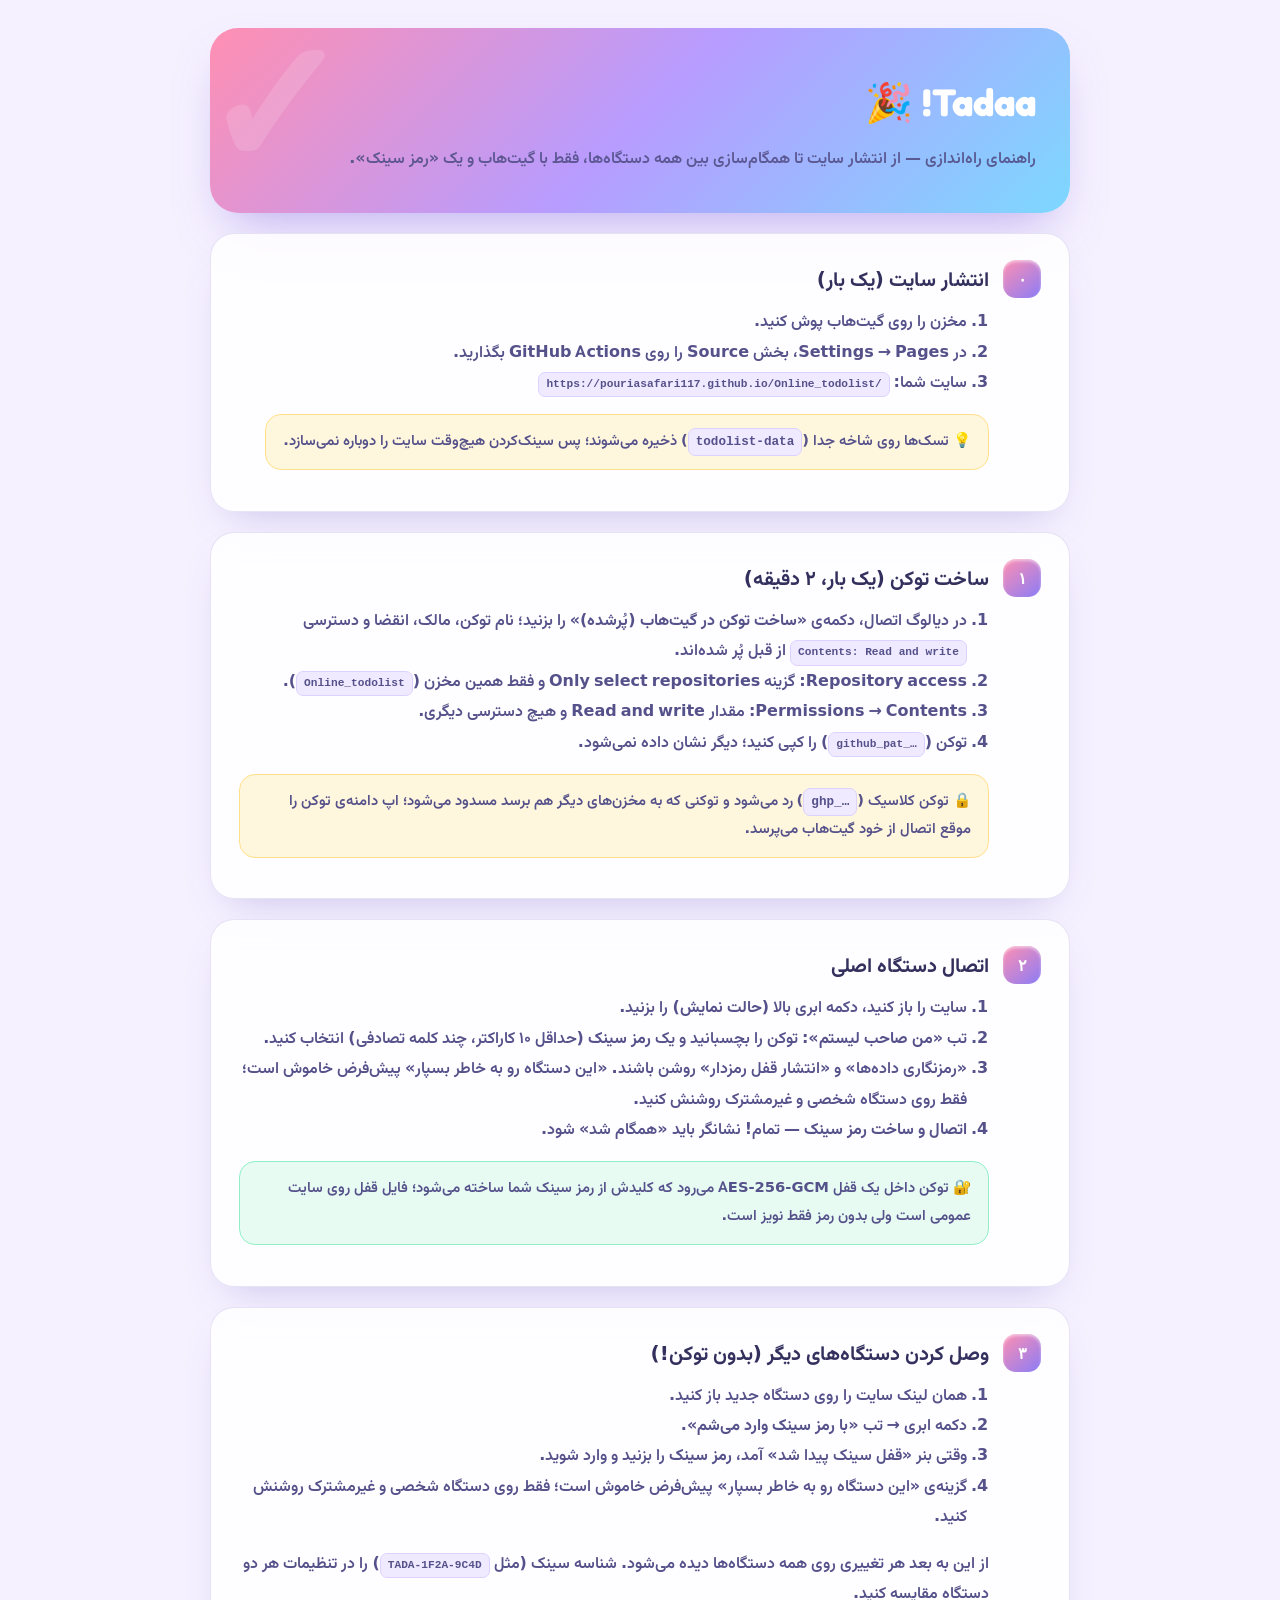
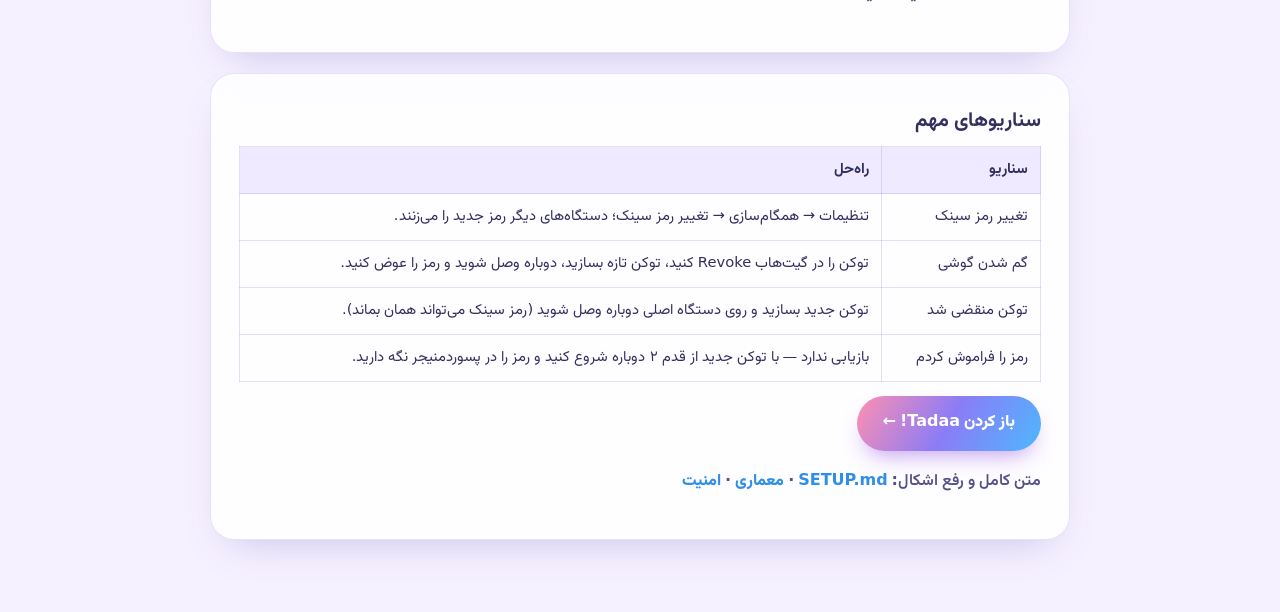
<file: docs/SETUP.html>
<!doctype html>
<html lang="fa" dir="rtl">
<head>
<meta charset="utf-8">
<meta name="viewport" content="width=device-width, initial-scale=1">
<title>راهنمای راه‌اندازی — Tadaa!</title>
<meta name="description" content="قدم‌به‌قدم: انتشار روی GitHub Pages، ساخت توکن، رمز سینک و وصل کردن همه دستگاه‌ها بدون توکن جدا.">
<link rel="icon" href="../assets/img/favicon.svg" type="image/svg+xml">
<style>
@font-face{font-family:"Vazirmatn";src:url("../assets/fonts/vazirmatn-arabic-wght-normal.woff2") format("woff2");font-weight:100 900;font-display:swap}
@font-face{font-family:"Fredoka";src:url("../assets/fonts/fredoka-latin-wght-normal.woff2") format("woff2");font-weight:300 700;font-display:swap}
*{box-sizing:border-box}
body{margin:0;font-family:"Vazirmatn",system-ui,Tahoma,sans-serif;background:#f6f1ff;color:#33305e;line-height:1.9}
.wrap{width:min(860px,100% - 32px);margin:0 auto;padding:28px 0 70px}
.hero{background:linear-gradient(135deg,#ff8fb2,#b79cff 50%,#7dd8ff);border-radius:28px;padding:38px 34px;color:#fff;box-shadow:0 24px 50px -20px rgba(120,90,220,.5);position:relative;overflow:hidden}
.hero h1{font-family:"Fredoka","Vazirmatn",sans-serif;font-size:2.4rem;margin:0 0 6px}
.hero p{margin:0;opacity:.92;font-weight:600}
.hero::after{content:"✓";position:absolute;left:-10px;bottom:-58px;font-size:11rem;font-weight:900;opacity:.14;font-family:"Fredoka",sans-serif}
.card{background:rgba(255,255,255,.82);backdrop-filter:blur(12px);border:1px solid rgba(120,110,200,.18);border-radius:24px;padding:26px 28px;margin-top:20px;box-shadow:0 18px 40px -20px rgba(99,84,190,.35)}
.step{display:flex;gap:14px;align-items:flex-start}
.num{flex:none;width:38px;height:38px;border-radius:13px;background:linear-gradient(140deg,#ff8fb2,#8b7cf6);color:#fff;display:grid;place-items:center;font-family:"Fredoka",sans-serif;font-weight:700;box-shadow:inset 0 2px 3px rgba(255,255,255,.5)}
h2{margin:2px 0 6px;font-size:1.25rem}
p,li{font-weight:600;color:#55518a}
ol,ul{padding-inline-start:22px;margin:8px 0}
code{background:#efeaff;border:1px solid #ddd2ff;border-radius:7px;padding:1px 7px;font-size:.86em;direction:ltr;display:inline-block}
.note{background:#fff7dd;border:1px solid #ffe08a;border-radius:16px;padding:13px 17px;font-size:.92rem}
.ok{background:#e7fbf3;border-color:#8ff0c8}
a{color:#2f8fe8;font-weight:800;text-decoration:none}
a:hover{text-decoration:underline}
.btn{display:inline-block;margin-top:14px;background:linear-gradient(120deg,#ff8fb2,#8b7cf6,#4db8ff);color:#fff;padding:12px 26px;border-radius:999px;font-weight:900;box-shadow:0 12px 22px -9px rgba(160,100,230,.65)}
table{width:100%;border-collapse:collapse;font-size:.92rem}
th,td{border:1px solid rgba(120,110,200,.2);padding:9px 12px;text-align:right}
th{background:#efeaff}
@media (prefers-color-scheme: dark){
  body{background:#17142e;color:#f2efff}
  .card{background:rgba(38,34,72,.8);border-color:rgba(170,160,255,.18)}
  p,li{color:#bdb6ea} code{background:#262248;border-color:#453d80}
  .note{background:rgba(255,201,60,.12)} .ok{background:rgba(47,214,163,.1)}
  th{background:#262248}
}
</style>
</head>
<body>
<div class="wrap">
  <header class="hero">
    <h1>Tadaa! 🎉</h1>
    <p>راهنمای راه‌اندازی — از انتشار سایت تا همگام‌سازی بین همه دستگاه‌ها، فقط با گیت‌هاب و یک «رمز سینک».</p>
  </header>

  <section class="card"><div class="step"><span class="num">۰</span><div>
    <h2>انتشار سایت (یک بار)</h2>
    <ol>
      <li>مخزن را روی گیت‌هاب پوش کنید.</li>
      <li>در <b>Settings → Pages</b>، بخش Source را روی <b>GitHub Actions</b> بگذارید.</li>
      <li>سایت شما: <code>https://pouriasafari117.github.io/Online_todolist/</code></li>
    </ol>
    <p class="note">💡 تسک‌ها روی شاخه جدا (<code>todolist-data</code>) ذخیره می‌شوند؛ پس سینک‌کردن هیچ‌وقت سایت را دوباره نمی‌سازد.</p>
  </div></div></section>

  <section class="card"><div class="step"><span class="num">۱</span><div>
    <h2>ساخت توکن (یک بار، ۲ دقیقه)</h2>
    <ol>
      <li>در دیالوگ اتصال، دکمه‌ی <b>«ساخت توکن در گیت‌هاب (پُرشده)»</b> را بزنید؛ نام توکن، مالک، انقضا و دسترسی <code>Contents: Read and write</code> از قبل پُر شده‌اند.</li>
      <li><b>Repository access:</b> گزینه <b>Only select repositories</b> و فقط همین مخزن (<code>Online_todolist</code>).</li>
      <li><b>Permissions → Contents:</b> مقدار <b>Read and write</b> و هیچ دسترسی دیگری.</li>
      <li>توکن (<code>github_pat_…</code>) را کپی کنید؛ دیگر نشان داده نمی‌شود.</li>
    </ol>
    <p class="note">🔒 توکن کلاسیک (<code>ghp_…</code>) رد می‌شود و توکنی که به مخزن‌های دیگر هم برسد مسدود می‌شود؛ اپ دامنه‌ی توکن را موقع اتصال از خود گیت‌هاب می‌پرسد.</p>
  </div></div></section>

  <section class="card"><div class="step"><span class="num">۲</span><div>
    <h2>اتصال دستگاه اصلی</h2>
    <ol>
      <li>سایت را باز کنید، دکمه ابری بالا (<b>حالت نمایش</b>) را بزنید.</li>
      <li>تب <b>«من صاحب لیستم»</b>: توکن را بچسبانید و یک <b>رمز سینک</b> (حداقل ۱۰ کاراکتر، چند کلمه تصادفی) انتخاب کنید.</li>
      <li>«رمزنگاری داده‌ها» و «انتشار قفل رمزدار» روشن باشند. «این دستگاه رو به خاطر بسپار» پیش‌فرض خاموش است؛ فقط روی دستگاه شخصی و غیرمشترک روشنش کنید.</li>
      <li><b>اتصال و ساخت رمز سینک</b> — تمام! نشانگر باید «همگام شد» شود.</li>
    </ol>
    <p class="note ok">🔐 توکن داخل یک قفل AES-256-GCM می‌رود که کلیدش از رمز سینک شما ساخته می‌شود؛ فایل قفل روی سایت عمومی است ولی بدون رمز فقط نویز است.</p>
  </div></div></section>

  <section class="card"><div class="step"><span class="num">۳</span><div>
    <h2>وصل کردن دستگاه‌های دیگر (بدون توکن!)</h2>
    <ol>
      <li>همان لینک سایت را روی دستگاه جدید باز کنید.</li>
      <li>دکمه ابری → تب <b>«با رمز سینک وارد می‌شم»</b>.</li>
      <li>وقتی بنر «قفل سینک پیدا شد» آمد، <b>رمز سینک</b> را بزنید و وارد شوید.</li>
      <li>گزینه‌ی «این دستگاه رو به خاطر بسپار» پیش‌فرض خاموش است؛ فقط روی دستگاه شخصی و غیرمشترک روشنش کنید.</li>
    </ol>
    <p>از این به بعد هر تغییری روی همه دستگاه‌ها دیده می‌شود. شناسه سینک (مثل <code>TADA-1F2A-9C4D</code>) را در تنظیمات هر دو دستگاه مقایسه کنید.</p>
  </div></div></section>

  <section class="card">
    <h2>سناریوهای مهم</h2>
    <table>
      <tr><th>سناریو</th><th>راه‌حل</th></tr>
      <tr><td>تغییر رمز سینک</td><td>تنظیمات → همگام‌سازی → تغییر رمز سینک؛ دستگاه‌های دیگر رمز جدید را می‌زنند.</td></tr>
      <tr><td>گم شدن گوشی</td><td>توکن را در گیت‌هاب Revoke کنید، توکن تازه بسازید، دوباره وصل شوید و رمز را عوض کنید.</td></tr>
      <tr><td>توکن منقضی شد</td><td>توکن جدید بسازید و روی دستگاه اصلی دوباره وصل شوید (رمز سینک می‌تواند همان بماند).</td></tr>
      <tr><td>رمز را فراموش کردم</td><td>بازیابی ندارد — با توکن جدید از قدم ۲ دوباره شروع کنید و رمز را در پسوردمنیجر نگه دارید.</td></tr>
    </table>
    <a class="btn" href="../">باز کردن Tadaa! ←</a>
    <p>متن کامل و رفع اشکال: <a href="./SETUP.md">SETUP.md</a> · <a href="./ARCHITECTURE.md">معماری</a> · <a href="./SECURITY.md">امنیت</a></p>
  </section>
</div>
</body>
</html>
</file>
<file: assets/css/base.css>
@font-face{font-family:"Vazirmatn";src:url("../fonts/vazirmatn-arabic-wght-normal.woff2") format("woff2");font-weight:100 900;font-display:swap}
@font-face{font-family:"Vazirmatn";src:url("../fonts/vazirmatn-latin-wght-normal.woff2") format("woff2");font-weight:100 900;font-display:swap;unicode-range:U+0000-00FF,U+0131,U+0152-0153,U+02BB-02BC,U+02C6,U+02DA,U+02DC,U+0304,U+0308,U+0329,U+2000-206F,U+20AC,U+2122,U+2191,U+2193,U+2212,U+2215,U+FEFF,U+FFFD}
@font-face{font-family:"Fredoka";src:url("../fonts/fredoka-latin-wght-normal.woff2") format("woff2");font-weight:300 700;font-display:swap}
:root{
  --font-fa:"Vazirmatn",system-ui,-apple-system,"Segoe UI",Tahoma,sans-serif;
  --font-display:"Fredoka","Vazirmatn",system-ui,sans-serif;
  --candy-1:#ff8fb2;--candy-2:#b79cff;--candy-3:#7dd8ff;--candy-4:#8ff0c8;--candy-5:#ffe08a;--candy-6:#ffb38a;
  --pink:#ff6b9d;--violet:#8b7cf6;--sky:#4db8ff;--mint:#2fd6a3;--lemon:#ffc93c;--peach:#ff9e6b;
  --radius:24px;--radius-sm:16px;
  --ease-spring:cubic-bezier(.34,1.56,.64,1);--ease-out:cubic-bezier(.22,1,.36,1);--ease-bounce:cubic-bezier(.68,-.4,.27,1.4);
  --dur:.35s;
}
[data-theme="light"]{
  color-scheme:light;
  --bg:#f6f1ff;--bg-2:#eef7ff;--panel:rgba(255,255,255,.72);--panel-solid:#ffffff;
  --ink:#33305e;--ink-soft:#6f6a9e;--ink-faint:#a49ecb;
  --line:rgba(120,110,200,.16);--line-strong:rgba(120,110,200,.28);
  --shadow:0 20px 45px -18px rgba(99,84,190,.35),0 4px 14px -6px rgba(99,84,190,.18);
  --shadow-lift:0 30px 60px -20px rgba(99,84,190,.45),0 8px 20px -8px rgba(99,84,190,.22);
  --shadow-inset:inset 0 1px 0 rgba(255,255,255,.9),inset 0 -2px 0 rgba(120,110,200,.06);
  --field-bg:rgba(255,255,255,.85);--chip-bg:rgba(255,255,255,.65);
  --grad-hero:linear-gradient(135deg,#ff8fb2,#b79cff 48%,#7dd8ff);
  --blob-op:.55;--grid-op:.35;--grain-op:.05;
  --done-ink:#9d97c4;
}
[data-theme="dark"]{
  color-scheme:dark;
  --bg:#17142e;--bg-2:#101a33;--panel:rgba(38,34,72,.72);--panel-solid:#262248;
  --ink:#f2efff;--ink-soft:#bdb6ea;--ink-faint:#847cb3;
  --line:rgba(170,160,255,.16);--line-strong:rgba(170,160,255,.3);
  --shadow:0 20px 45px -18px rgba(0,0,0,.65),0 4px 14px -6px rgba(0,0,0,.4);
  --shadow-lift:0 30px 60px -20px rgba(0,0,0,.75),0 8px 20px -8px rgba(0,0,0,.45);
  --shadow-inset:inset 0 1px 0 rgba(255,255,255,.09),inset 0 -2px 0 rgba(0,0,0,.25);
  --field-bg:rgba(23,20,48,.75);--chip-bg:rgba(38,34,72,.65);
  --grad-hero:linear-gradient(135deg,#ff7aa8,#9d8cff 48%,#5ec2ff);
  --blob-op:.38;--grid-op:.22;--grain-op:.07;
  --done-ink:#7d76ad;
}
*{box-sizing:border-box}
html{scroll-behavior:smooth}
html,body{max-width:100%;overflow-x:clip}
body{
  margin:0;font-family:var(--font-fa);background:var(--bg);color:var(--ink);
  min-height:100dvh;-webkit-font-smoothing:antialiased;text-rendering:optimizeLegibility;
  transition:background .6s var(--ease-out),color .4s;
}
::selection{background:var(--candy-1);color:#fff}
button,input,select,textarea{font:inherit;color:inherit}
button{cursor:pointer}
a{color:inherit}
:focus-visible{outline:3px solid var(--sky);outline-offset:2px;border-radius:8px}
.ico{width:20px;height:20px;fill:none;stroke:currentColor;stroke-width:1.9;stroke-linecap:round;stroke-linejoin:round;flex:none}
.svg-sprite{position:absolute;width:0;height:0;overflow:hidden}
.skip-link{position:fixed;top:-60px;inset-inline-start:16px;z-index:200;background:var(--panel-solid);padding:10px 18px;border-radius:999px;box-shadow:var(--shadow);transition:top .3s}
.skip-link:focus{top:14px}
kbd{font-family:var(--font-display);font-size:.78em;background:var(--field-bg);border:1px solid var(--line-strong);border-bottom-width:3px;border-radius:7px;padding:1px 7px}
[hidden]{display:none!important}

/* ambient world */
.world{position:fixed;inset:0;z-index:-2;overflow:hidden;background:linear-gradient(160deg,var(--bg),var(--bg-2) 60%,var(--bg));transition:background .6s}
.world__wash{position:absolute;inset:0;background:radial-gradient(60% 50% at 85% 0%,color-mix(in srgb,var(--candy-1) 22%,transparent),transparent 70%),radial-gradient(50% 45% at 8% 90%,color-mix(in srgb,var(--candy-3) 20%,transparent),transparent 70%)}
.blob{position:absolute;border-radius:50%;filter:blur(50px);opacity:var(--blob-op);will-change:transform}
.blob--1{width:480px;height:480px;background:var(--candy-1);top:-140px;inset-inline-start:-100px}
.blob--2{width:420px;height:420px;background:var(--candy-2);top:22%;inset-inline-end:-140px}
.blob--3{width:380px;height:380px;background:var(--candy-3);bottom:-150px;inset-inline-start:32%}
.blob--4{width:260px;height:260px;background:var(--candy-5);bottom:8%;inset-inline-end:16%}
.world__grid{position:absolute;inset:0;opacity:var(--grid-op);background-image:linear-gradient(var(--line) 1px,transparent 1px),linear-gradient(90deg,var(--line) 1px,transparent 1px);background-size:44px 44px;mask-image:radial-gradient(70% 60% at 50% 20%,#000 30%,transparent 100%);-webkit-mask-image:radial-gradient(70% 60% at 50% 20%,#000 30%,transparent 100%)}
.world__grain{position:absolute;inset:0;opacity:var(--grain-op);background-image:url("data:image/svg+xml,%3Csvg xmlns='http://www.w3.org/2000/svg' width='140' height='140'%3E%3Cfilter id='n'%3E%3CfeTurbulence type='fractalNoise' baseFrequency='.9' numOctaves='2'/%3E%3C/filter%3E%3Crect width='140' height='140' filter='url(%23n)' opacity='.55'/%3E%3C/svg%3E")}
.sparkle-field{position:absolute;inset:0;pointer-events:none}
.sparkle-field i{position:absolute;font-style:normal;color:var(--candy-2);opacity:0;animation:twinkle var(--tw,4s) ease-in-out infinite;animation-delay:var(--td,0s);font-size:var(--ts,13px);text-shadow:0 0 12px currentColor}
.ring-float{position:absolute;border:3px solid color-mix(in srgb,var(--candy-2) 45%,transparent);border-radius:50%;opacity:.5;will-change:transform}
.ring-float--1{width:90px;height:90px;top:16%;inset-inline-start:6%}
.ring-float--2{width:56px;height:56px;top:64%;inset-inline-end:8%;border-color:color-mix(in srgb,var(--candy-1) 45%,transparent)}
.ring-float--3{width:34px;height:34px;top:38%;inset-inline-start:44%;border-color:color-mix(in srgb,var(--candy-4) 55%,transparent)}

/* boot */
.boot{position:fixed;inset:0;z-index:300;display:grid;place-content:center;justify-items:center;gap:14px;background:var(--bg);transition:opacity .6s,visibility .6s;animation:bootAutoHide .6s ease 2.6s forwards}
.boot.done{opacity:0;visibility:hidden}
.boot__word{font-family:var(--font-display);font-weight:700;font-size:2rem;margin:0;background:var(--grad-hero);-webkit-background-clip:text;background-clip:text;color:transparent}
.boot__bar{width:150px;height:8px;border-radius:99px;background:var(--line);overflow:hidden}
.boot__bar span{display:block;height:100%;width:40%;border-radius:99px;background:var(--grad-hero);animation:bootSlide 1s ease-in-out infinite}

/* layout */
.shell{position:relative;width:min(1240px,100% - 32px);margin:0 auto;padding:18px 0 60px;display:grid;grid-template-columns:400px 1fr;gap:22px;align-items:start}
.rail{display:grid;gap:22px;position:sticky;top:86px}
.panel{background:var(--panel);backdrop-filter:blur(18px) saturate(1.5);-webkit-backdrop-filter:blur(18px) saturate(1.5);border:1px solid var(--line);border-radius:var(--radius);box-shadow:var(--shadow),var(--shadow-inset);padding:22px;position:relative}
.topbar{position:sticky;top:0;z-index:60;display:flex;align-items:center;justify-content:space-between;gap:14px;padding:12px max(16px,calc((100vw - 1240px)/2));background:color-mix(in srgb,var(--bg) 72%,transparent);backdrop-filter:blur(16px) saturate(1.5);-webkit-backdrop-filter:blur(16px) saturate(1.5);border-bottom:1px solid var(--line)}
.brand{display:flex;align-items:center;gap:12px;text-decoration:none}
.brand__word{font-family:var(--font-display);font-weight:700;font-size:1.55rem;line-height:1;background:var(--grad-hero);-webkit-background-clip:text;background-clip:text;color:transparent;display:block}
.brand__text small{color:var(--ink-faint);font-size:.74rem;font-weight:600}
.topbar__right{display:flex;align-items:center;gap:10px}
.date-chip{display:flex;align-items:center;gap:7px;background:var(--chip-bg);border:1px solid var(--line);padding:8px 14px;border-radius:999px;font-size:.82rem;font-weight:700;color:var(--ink-soft);box-shadow:var(--shadow-inset)}
.date-chip .ico{width:16px;height:16px;color:var(--lemon)}
.icon-btn{position:relative;width:42px;height:42px;border-radius:14px;border:1px solid var(--line);background:var(--chip-bg);display:grid;place-items:center;color:var(--ink-soft);box-shadow:var(--shadow-inset);transition:transform .25s var(--ease-spring),color .2s,background .2s}
.icon-btn:hover{transform:translateY(-2px) rotate(-4deg);color:var(--violet)}
.icon-btn:active{transform:scale(.9)}
.icon-btn--sm{width:36px;height:36px;border-radius:12px}
.theme-toggle{overflow:hidden}
.theme-toggle .ico--sun,.theme-toggle .ico--moon{position:absolute;transition:transform .5s var(--ease-spring),opacity .3s}
[data-theme="light"] .theme-toggle .ico--moon{transform:translateY(26px) rotate(90deg);opacity:0}
[data-theme="dark"] .theme-toggle .ico--sun{transform:translateY(-26px) rotate(-90deg);opacity:0}
.theme-toggle__knob{position:absolute;bottom:5px;width:5px;height:5px;border-radius:50%;background:var(--lemon)}
.sync-pill{display:flex;align-items:center;gap:8px;border:1px solid var(--line);background:var(--chip-bg);border-radius:999px;padding:9px 16px;font-weight:800;font-size:.83rem;color:var(--ink-soft);box-shadow:var(--shadow-inset);transition:transform .25s var(--ease-spring),box-shadow .25s}
.sync-pill:hover{transform:translateY(-2px)}
.sync-pill__dot{width:9px;height:9px;border-radius:50%;background:var(--ink-faint);flex:none}
.sync-pill[data-state="synced"] .sync-pill__dot{background:var(--mint);box-shadow:0 0 0 4px color-mix(in srgb,var(--mint) 22%,transparent)}
.sync-pill[data-state="syncing"] .sync-pill__dot{background:var(--sky);animation:pulseDot .8s infinite}
.sync-pill[data-state="error"] .sync-pill__dot{background:#ff5d73;box-shadow:0 0 0 4px rgba(255,93,115,.2)}
.sync-pill[data-state="locked"] .sync-pill__dot{background:var(--lemon);box-shadow:0 0 0 4px color-mix(in srgb,var(--lemon) 25%,transparent)}
.sync-pill__spin{width:14px;height:14px;border-radius:50%;border:2px solid var(--line-strong);border-top-color:var(--sky);display:none}
.sync-pill[data-state="syncing"] .sync-pill__spin{display:block;animation:spin .7s linear infinite}

/* logo cube */
.logo-cube{position:relative;width:44px;height:44px;flex:none;transform-style:preserve-3d;transform:rotateX(-18deg) rotateY(-24deg)}
.logo-cube__face{position:absolute;inset:0;border-radius:11px}
.logo-cube__face--front{background:linear-gradient(140deg,var(--candy-1),var(--violet));box-shadow:inset 0 2px 3px rgba(255,255,255,.5),inset 0 -4px 8px rgba(60,30,120,.25)}
.logo-cube__face--top{background:linear-gradient(140deg,#ffd3e4,#c9baff);transform:rotateX(90deg) translateZ(0);transform-origin:top;height:16px;top:-8px;filter:brightness(1.12)}
.logo-cube__face--side{background:linear-gradient(160deg,#8f7ff5,#6a54d8);width:16px;inset-inline-end:-8px;left:auto;transform:rotateY(90deg);filter:brightness(.82)}
[dir="rtl"] .logo-cube__face--side{inset-inline-end:auto;inset-inline-start:-8px}
.logo-cube__check{position:absolute;inset:9px;fill:none;stroke:#fff;stroke-width:3.2;stroke-linecap:round;stroke-linejoin:round;filter:drop-shadow(0 2px 3px rgba(60,30,120,.4))}
.logo-cube--boot{width:74px;height:74px}
.logo-cube--about{width:56px;height:56px}

/* cursor fx */
.cursor{position:fixed;top:0;left:0;z-index:250;pointer-events:none;display:none}
@media(hover:hover) and (pointer:fine){.cursor{display:block}}
/* the pointer keeps only its dot — the ring that used to circle it is gone */
.cursor__dot{position:absolute;width:6px;height:6px;margin:-3px;border-radius:50%;background:var(--pink)}
.tap-ripples{position:fixed;inset:0;z-index:240;pointer-events:none;overflow:hidden}
.tap-ripples i{position:absolute;border-radius:50%;border:2px solid var(--pink);transform:translate(-50%,-50%);animation:ripple .7s var(--ease-out) forwards}
.fx-canvas{position:fixed;inset:0;z-index:230;pointer-events:none}

@media(max-width:1020px){
  .shell{grid-template-columns:1fr}
  .rail{position:static}
  .date-chip{display:none}
}
@media(max-width:560px){
  .shell{width:calc(100% - 20px);padding-top:10px;gap:14px}
  .panel{padding:17px;border-radius:20px}
  .brand__text small{display:none}
  .sync-pill{padding:8px 12px}
  .sync-pill__text{max-width:88px;white-space:nowrap;overflow:hidden;text-overflow:ellipsis}
}
</file>
<file: assets/css/components.css>
/* hero */
.eyebrow{display:flex;align-items:center;gap:8px;margin:0 0 8px;font-weight:800;font-size:.8rem;color:var(--ink-faint)}
.eyebrow__dot{width:8px;height:8px;border-radius:50%;background:var(--mint);animation:pulseDot 2s infinite}
.hero__title{font-size:clamp(1.7rem,4vw,2.3rem);line-height:1.25;margin:0;font-weight:900;letter-spacing:-.01em}
.hero__title span{display:block}
.grad-text{background:var(--grad-hero);-webkit-background-clip:text;background-clip:text;color:transparent;background-size:200% 100%;animation:gradShift 6s ease-in-out infinite alternate}
.hero__sub{color:var(--ink-soft);margin:8px 0 0;font-weight:600}
.hero__top{display:flex;justify-content:space-between;gap:12px}
.mascot{position:relative;width:86px;height:80px;flex:none;cursor:pointer}
.mascot__blob{position:absolute;inset:6px 4px 0;border-radius:48% 52% 55% 45%/58% 60% 40% 42%;background:linear-gradient(150deg,var(--candy-5),var(--candy-6));box-shadow:inset 0 -8px 14px rgba(200,110,0,.18),inset 0 6px 10px rgba(255,255,255,.6),0 12px 20px -10px rgba(230,140,40,.5);animation:mascotFloat 4s ease-in-out infinite}
.mascot__eye{position:absolute;top:32px;width:11px;height:14px;background:#3a3266;border-radius:50%;z-index:2}
.mascot__eye--l{inset-inline-start:26px}.mascot__eye--r{inset-inline-end:26px}
.mascot__eye i{position:absolute;top:2px;inset-inline-start:2px;width:4px;height:5px;background:#fff;border-radius:50%}
.mascot.is-blink .mascot__eye{transform:scaleY(.12)}
.mascot__mouth{position:absolute;top:50px;inset-inline-start:50%;width:16px;height:9px;margin-inline-start:-8px;border:2.5px solid #3a3266;border-top:0;border-inline:0;border-radius:0 0 14px 14px;z-index:2}
.mascot__blush{position:absolute;top:46px;width:13px;height:8px;border-radius:50%;background:rgba(255,110,150,.55);filter:blur(1.5px);z-index:2}
.mascot__blush--l{inset-inline-start:12px}.mascot__blush--r{inset-inline-end:12px}
.mascot__sparkle{position:absolute;top:-4px;inset-inline-end:2px;color:var(--lemon);font-size:15px;animation:twinkle 2.4s ease-in-out infinite;z-index:2}
.mascot.is-happy .mascot__blob{animation:mascotJump .6s var(--ease-spring)}
.hero__stats{display:flex;gap:18px;align-items:center;margin-top:20px}
.ring-wrap{position:relative;width:118px;height:118px;flex:none}
.ring{width:100%;height:100%;transform:rotate(-90deg)}
.ring__track{fill:none;stroke:var(--line);stroke-width:11}
.ring__fill{fill:none;stroke:url(#ringGrad);stroke-width:11;stroke-linecap:round;stroke-dasharray:314;stroke-dashoffset:314;transition:stroke-dashoffset 1s var(--ease-out);filter:drop-shadow(0 3px 6px rgba(150,110,255,.4))}
.ring-wrap__center{position:absolute;inset:0;display:grid;place-content:center;text-align:center}
.ring-wrap__center b{font-family:var(--font-display);font-size:1.45rem;line-height:1}
.ring-wrap__center span{font-size:.68rem;color:var(--ink-faint);font-weight:700}
.stat-grid{display:grid;gap:9px;flex:1}
.stat{display:flex;align-items:center;gap:11px;background:var(--chip-bg);border:1px solid var(--line);border-radius:16px;padding:8px 12px;box-shadow:var(--shadow-inset);transition:transform .25s var(--ease-spring)}
.stat:hover{transform:translateX(-3px) scale(1.02)}
[dir="ltr"] .stat:hover{transform:translateX(3px) scale(1.02)}
.stat__icon{width:34px;height:34px;border-radius:11px;display:grid;place-items:center;color:#fff;flex:none;box-shadow:inset 0 2px 3px rgba(255,255,255,.5),0 5px 10px -4px rgba(80,60,160,.4)}
.stat__icon .ico{width:17px;height:17px}
.stat__icon--mint{background:linear-gradient(140deg,#5fe8bd,#1db985)}
.stat__icon--peach{background:linear-gradient(140deg,#ffc49b,#ff8a54)}
.stat__icon--lemon{background:linear-gradient(140deg,#ffe066,#ffb020)}
.stat b{font-family:var(--font-display);font-size:1.05rem;margin-inline-end:6px}
.stat span:last-child{font-size:.76rem;color:var(--ink-faint);font-weight:700}
.week{margin-top:20px;background:var(--chip-bg);border:1px solid var(--line);border-radius:18px;padding:13px 15px;box-shadow:var(--shadow-inset)}
.week__head{display:flex;justify-content:space-between;font-size:.78rem;font-weight:800;color:var(--ink-soft);margin-bottom:10px}
.week__total{background:var(--grad-hero);color:#fff;border-radius:99px;padding:1px 10px;font-family:var(--font-display)}
.week__bars{display:flex;align-items:flex-end;gap:7px;height:56px}
.week__bar{flex:1;display:grid;gap:5px;justify-items:center}
.week__bar i{display:block;width:100%;max-width:26px;border-radius:8px 8px 4px 4px;background:linear-gradient(180deg,var(--candy-3),var(--violet));min-height:5px;transition:height .8s var(--ease-spring);box-shadow:inset 0 2px 3px rgba(255,255,255,.45)}
.week__bar.is-today i{background:linear-gradient(180deg,var(--candy-1),var(--pink))}
.week__bar span{font-size:.62rem;color:var(--ink-faint);font-weight:700}

/* composer */
.composer__head{display:flex;justify-content:space-between;align-items:center;margin-bottom:13px}
.composer__head h2{margin:0;font-size:1.05rem;display:flex;gap:8px;align-items:center}
.composer__head h2 .ico{color:var(--lemon)}
.ghost-btn{display:inline-flex;align-items:center;gap:7px;border:1px solid var(--line);background:var(--chip-bg);border-radius:13px;padding:9px 14px;font-weight:700;font-size:.85rem;color:var(--ink-soft);box-shadow:var(--shadow-inset);transition:transform .22s var(--ease-spring),color .2s}
.ghost-btn:hover{transform:translateY(-2px);color:var(--violet)}
.ghost-btn:active{transform:scale(.96)}
.composer__field{display:flex;gap:9px;background:var(--field-bg);border:1.5px solid var(--line);border-radius:18px;padding:6px;box-shadow:var(--shadow-inset);transition:border-color .25s,box-shadow .25s,transform .25s}
.composer__field:focus-within{border-color:var(--violet);box-shadow:0 0 0 4px color-mix(in srgb,var(--violet) 16%,transparent),var(--shadow-inset);transform:translateY(-1px)}
.composer__input{flex:1;border:0;background:transparent;padding:9px 10px;font-size:.98rem;font-weight:600;min-width:0}
.composer__input:focus{outline:none}
.composer__input::placeholder{color:var(--ink-faint);font-weight:500}
.add-btn{position:relative;width:46px;height:46px;flex:none;border:0;border-radius:14px;background:var(--grad-hero);background-size:160% 160%;color:#fff;display:grid;place-items:center;box-shadow:0 10px 20px -8px rgba(160,100,230,.65),inset 0 2px 3px rgba(255,255,255,.55),inset 0 -3px 6px rgba(90,40,160,.3);transition:transform .22s var(--ease-spring),box-shadow .22s}
.add-btn:hover{transform:translateY(-2px) rotate(-5deg) scale(1.05)}
.add-btn:active{transform:scale(.88) rotate(3deg)}
.add-btn .ico{width:22px;height:22px;stroke-width:2.4}
.composer__quick{display:flex;justify-content:space-between;align-items:center;gap:10px;margin-top:12px;flex-wrap:wrap}
.prio-pick{display:flex;gap:6px}
.prio-dot{display:flex;align-items:center;gap:6px;border:1.5px solid var(--line);background:var(--chip-bg);border-radius:999px;padding:6px 11px 6px 7px;font-size:.76rem;font-weight:800;color:var(--ink-faint);transition:all .22s var(--ease-spring)}
[dir="ltr"] .prio-dot{padding:6px 7px 6px 11px}
.prio-dot span{width:10px;height:10px;border-radius:50%;background:var(--ink-faint);transition:transform .22s}
.prio-dot em{font-style:normal}
.prio-dot[data-prio="high"] span{background:#ff5d73}
.prio-dot[data-prio="normal"] span{background:var(--sky)}
.prio-dot[data-prio="low"] span{background:var(--mint)}
.prio-dot:hover{transform:translateY(-2px)}
.prio-dot.is-on{color:var(--ink);border-color:currentColor;transform:scale(1.04)}
.prio-dot.is-on span{transform:scale(1.35);box-shadow:0 0 0 4px color-mix(in srgb,currentColor 14%,transparent)}
.prio-dot[data-prio="high"].is-on{border-color:#ff5d73;background:rgba(255,93,115,.1)}
.prio-dot[data-prio="normal"].is-on{border-color:var(--sky);background:rgba(77,184,255,.1)}
.prio-dot[data-prio="low"].is-on{border-color:var(--mint);background:rgba(47,214,163,.1)}
.mini-field{display:flex;align-items:center;gap:7px;background:var(--chip-bg);border:1px solid var(--line);border-radius:12px;padding:7px 11px;color:var(--ink-faint);box-shadow:var(--shadow-inset)}
.mini-field .ico{width:16px;height:16px}
.mini-field input{border:0;background:transparent;font-size:.8rem;font-weight:700;color:var(--ink-soft);max-width:118px}
.mini-field input:focus{outline:none}
.mini-field--grow{flex:1}.mini-field--grow input{max-width:none;flex:1;width:100%}
.composer__more{display:flex;align-items:center;gap:10px;margin-top:11px;flex-wrap:wrap}
.kbd-hint{font-size:.75rem;color:var(--ink-faint);font-weight:600}

/* sync card */
.sync-card{display:flex;gap:14px;align-items:flex-start;overflow:hidden}
.sync-card__icon{position:relative;width:48px;height:48px;flex:none;border-radius:15px;background:linear-gradient(140deg,var(--candy-3),var(--violet));display:grid;place-items:center;color:#fff;box-shadow:inset 0 2px 3px rgba(255,255,255,.5),0 10px 18px -8px rgba(110,90,230,.6)}
.sync-card__ping{position:absolute;top:-4px;inset-inline-end:-4px;width:13px;height:13px;border-radius:50%;background:var(--lemon);border:2.5px solid var(--panel-solid)}
.sync-card[data-state="synced"] .sync-card__ping{background:var(--mint)}
.sync-card h3{margin:2px 0 5px;font-size:.95rem}
.sync-card p{margin:0 0 11px;font-size:.8rem;color:var(--ink-soft);line-height:1.7;font-weight:600}
.tiny-btn{border:0;background:var(--grad-hero);color:#fff;font-weight:800;font-size:.8rem;padding:8px 16px;border-radius:999px;box-shadow:0 8px 16px -7px rgba(160,100,230,.6),inset 0 1px 2px rgba(255,255,255,.5);transition:transform .22s var(--ease-spring)}
.tiny-btn:hover{transform:translateY(-2px) scale(1.03)}
.tiny-btn:active{transform:scale(.94)}
.sync-card__art{position:absolute;bottom:-26px;inset-inline-end:-16px;width:96px;height:96px;border-radius:50%;background:radial-gradient(circle at 35% 35%,color-mix(in srgb,var(--candy-1) 55%,transparent),transparent 70%);pointer-events:none}

/* toolbar */
.toolbar{display:flex;justify-content:space-between;gap:12px;align-items:center;padding:12px;flex-wrap:wrap}
.segmented{position:relative;display:flex;background:var(--field-bg);border:1px solid var(--line);border-radius:999px;padding:4px;box-shadow:var(--shadow-inset)}
.segmented__pill{position:absolute;top:4px;bottom:4px;left:4px;border-radius:999px;background:var(--grad-hero);box-shadow:0 6px 14px -6px rgba(160,100,230,.6),inset 0 1px 2px rgba(255,255,255,.5);transition:left .45s var(--ease-spring),width .45s var(--ease-spring)}
.segmented__btn{position:relative;z-index:1;border:0;background:transparent;padding:8px 15px;border-radius:999px;font-weight:800;font-size:.83rem;color:var(--ink-faint);display:flex;gap:7px;align-items:center;transition:color .3s}
.segmented__btn b{font-family:var(--font-display);font-size:.74rem;background:color-mix(in srgb,var(--ink) 8%,transparent);padding:0 7px;border-radius:99px;line-height:1.7}
.segmented__btn.is-on{color:#fff}
.segmented__btn.is-on b{background:rgba(255,255,255,.25)}
.toolbar__tools{display:flex;gap:9px;align-items:center;flex-wrap:wrap}
.search{display:flex;align-items:center;gap:7px;background:var(--field-bg);border:1px solid var(--line);border-radius:999px;padding:8px 13px;color:var(--ink-faint);box-shadow:var(--shadow-inset);transition:border-color .2s,box-shadow .2s}
.search:focus-within{border-color:var(--sky);box-shadow:0 0 0 4px rgba(77,184,255,.15)}
.search .ico{width:16px;height:16px}
.search input{border:0;background:transparent;width:110px;font-size:.85rem;font-weight:600}
.search input:focus{outline:none}
.search__clear{border:0;background:transparent;display:none;padding:2px;color:var(--ink-faint)}
.search.has-text .search__clear{display:grid}
.search__clear .ico{width:14px;height:14px}
.sort-select{display:flex;align-items:center;gap:6px;background:var(--field-bg);border:1px solid var(--line);border-radius:999px;padding:8px 12px;color:var(--ink-faint);box-shadow:var(--shadow-inset)}
.sort-select .ico{width:15px;height:15px}
.sort-select select{border:0;background:transparent;font-size:.82rem;font-weight:700;color:var(--ink-soft);cursor:pointer}
.sort-select select:focus{outline:none}
.list-head{display:flex;justify-content:space-between;align-items:center;margin:20px 4px 12px}
.list-head__left{display:flex;align-items:baseline;gap:10px}
.list-head h2{margin:0;font-size:1.2rem}
.list-head__count{font-size:.78rem;color:var(--ink-faint);font-weight:800;background:var(--chip-bg);border:1px solid var(--line);padding:2px 10px;border-radius:99px}
.list-head__hint{display:flex;align-items:center;gap:7px;font-size:.75rem;color:var(--ink-faint);font-weight:700}
.pulse-dot{width:7px;height:7px;border-radius:50%;background:var(--mint);animation:pulseDot 2s infinite}

/* tasks */
.task-list{display:grid;gap:12px;min-height:20px}
.task{position:relative;display:flex;gap:13px;align-items:flex-start;background:var(--panel);backdrop-filter:blur(14px);border:1px solid var(--line);border-radius:20px;padding:15px 16px;box-shadow:0 12px 28px -14px rgba(99,84,190,.35),var(--shadow-inset);cursor:grab;transition:transform .3s var(--ease-spring),box-shadow .3s,opacity .3s;will-change:transform;overflow:hidden}
.task::before{content:"";position:absolute;inset-inline-start:0;top:14px;bottom:14px;width:4px;border-radius:99px;background:var(--tc,var(--candy-2))}
.task:hover{transform:translateY(-3px);box-shadow:var(--shadow-lift)}
.task:active{cursor:grabbing}
.task.is-dragging{opacity:.45;transform:scale(.97) rotate(-1deg)}
.task.is-drop-target{box-shadow:0 0 0 3px var(--sky),var(--shadow)}
.task.is-new{animation:taskIn .6s var(--ease-spring)}
.task.is-leaving{animation:taskOut .35s var(--ease-out) forwards}
.task-check{position:relative;width:30px;height:30px;flex:none;border-radius:11px;border:2px solid var(--line-strong);background:var(--field-bg);display:grid;place-items:center;color:transparent;transition:all .3s var(--ease-spring);margin-top:1px;padding:0}
.task-check .ico{width:16px;height:16px;stroke-width:3;transform:scale(.4) rotate(-14deg);transition:transform .35s var(--ease-spring)}
.task-check:hover{transform:scale(1.12) rotate(-5deg);border-color:var(--tc,var(--violet))}
.task.is-done .task-check{background:linear-gradient(140deg,var(--candy-4),#1db985);border-color:transparent;color:#fff;box-shadow:0 6px 12px -5px rgba(30,190,140,.6),inset 0 2px 3px rgba(255,255,255,.5)}
.task.is-done .task-check .ico{transform:scale(1)}
.task__body{flex:1;min-width:0}
.task__title{font-weight:800;font-size:.98rem;line-height:1.6;word-break:break-word;position:relative;display:inline}
.task.is-done .task__title{color:var(--done-ink)}
.task.is-done .task__title::after{content:"";position:absolute;inset-inline:0;top:55%;height:2px;border-radius:9px;background:var(--candy-1);transform-origin:center;animation:strike .45s var(--ease-out)}
.task__notes{font-size:.8rem;color:var(--ink-soft);line-height:1.8;margin-top:3px;white-space:pre-wrap;word-break:break-word;display:-webkit-box;-webkit-line-clamp:2;-webkit-box-orient:vertical;overflow:hidden}
.task__meta{display:flex;gap:7px;flex-wrap:wrap;margin-top:9px;align-items:center}
.chip{display:inline-flex;align-items:center;gap:5px;font-size:.7rem;font-weight:800;padding:3px 9px;border-radius:99px;background:color-mix(in srgb,var(--tc,var(--candy-2)) 13%,transparent);color:color-mix(in srgb,var(--tc,var(--candy-2)) 75%,var(--ink));border:1px solid color-mix(in srgb,var(--tc,var(--candy-2)) 25%,transparent)}
.chip .ico{width:12px;height:12px}
.chip--due{background:var(--chip-bg);color:var(--ink-soft);border-color:var(--line)}
.chip--due.is-overdue{background:rgba(255,93,115,.13);color:#e23a52;border-color:rgba(255,93,115,.3)}
.chip--due.is-today{background:rgba(255,201,60,.16);color:#a86e00;border-color:rgba(255,201,60,.35)}
[data-theme="dark"] .chip--due.is-today{color:var(--lemon)}
.chip--prio-high{background:rgba(255,93,115,.12);color:#e23a52;border-color:rgba(255,93,115,.28)}
.task__actions{display:flex;gap:5px;opacity:0;transform:translateY(4px);transition:opacity .25s,transform .25s}
.task:hover .task__actions,.task:focus-within .task__actions{opacity:1;transform:none}
@media(hover:none){.task__actions{opacity:1;transform:none}}
.task-btn{width:32px;height:32px;border-radius:10px;border:1px solid var(--line);background:var(--chip-bg);display:grid;place-items:center;color:var(--ink-faint);transition:all .2s var(--ease-spring);padding:0}
.task-btn .ico{width:15px;height:15px}
.task-btn:hover{transform:translateY(-2px) rotate(-4deg);color:var(--violet)}
.task-btn--del:hover{color:#ff5d73;border-color:rgba(255,93,115,.4)}
.task__drag{color:var(--ink-faint);opacity:.55;display:grid;place-items:center;padding-top:6px}
.task__drag .ico{width:15px;height:15px}
.empty-state{text-align:center;padding:44px 20px;background:var(--panel);border:1.5px dashed var(--line-strong);border-radius:var(--radius);backdrop-filter:blur(10px)}
.empty-state__art{position:relative;width:110px;height:96px;margin:0 auto 8px}
.empty-blob{position:absolute;inset:8px;border-radius:48% 52% 55% 45%/58% 60% 40% 42%;background:linear-gradient(150deg,var(--candy-3),var(--candy-2));opacity:.85;animation:mascotFloat 4.5s ease-in-out infinite;box-shadow:inset 0 -8px 14px rgba(70,60,180,.18),inset 0 6px 10px rgba(255,255,255,.55)}
.empty-face{position:absolute;inset:0;display:grid;place-items:center;font-size:1.7rem;color:#fff;font-weight:800}
.empty-spark{position:absolute;color:var(--lemon);animation:twinkle 2.6s ease-in-out infinite}
.empty-spark--1{top:0;inset-inline-start:8px}.empty-spark--2{bottom:2px;inset-inline-end:6px;animation-delay:.7s}
.empty-state h3{margin:8px 0 6px}
.empty-state p{color:var(--ink-soft);margin:0 0 16px;font-weight:600;font-size:.88rem}
.done-block{margin-top:26px}
.done-block__head{display:flex;align-items:center;gap:9px;width:100%;border:0;background:transparent;font-weight:900;font-size:1rem;padding:6px 4px;color:var(--ink-soft)}
.done-block__chev{display:grid;place-items:center;width:26px;height:26px;border-radius:9px;background:var(--chip-bg);border:1px solid var(--line);transition:transform .35s var(--ease-spring)}
.done-block__chev .ico{width:14px;height:14px}
.done-block__head[aria-expanded="false"] .done-block__chev{transform:rotate(90deg)}
[dir="ltr"] .done-block__head[aria-expanded="false"] .done-block__chev{transform:rotate(-90deg)}
.done-block__head b{font-family:var(--font-display);background:var(--chip-bg);border:1px solid var(--line);border-radius:99px;padding:0 9px;font-size:.78rem}
.done-block__line{flex:1;height:1px;background:var(--line)}
.done-block__clear{font-size:.76rem;color:var(--ink-faint);font-weight:800;padding:5px 10px;border-radius:99px;transition:all .2s}
.done-block__clear:hover{color:#ff5d73;background:rgba(255,93,115,.1)}
.task-list--done{margin-top:10px}
.task-list--done .task{opacity:.82}
.foot{display:flex;align-items:center;gap:14px;margin-top:34px;padding-top:18px;border-top:1px solid var(--line);font-size:.8rem;color:var(--ink-faint);font-weight:700;flex-wrap:wrap}
.foot__heart{color:var(--pink);display:inline-block;animation:heartbeat 1.8s ease-in-out infinite}
.foot__spacer{flex:1}
.foot__link{display:inline-flex;gap:6px;align-items:center;background:none;border:0;color:var(--ink-faint);font-weight:800;font-size:.8rem;text-decoration:none;padding:6px 10px;border-radius:99px;transition:all .2s}
.foot__link:hover{color:var(--violet);background:var(--chip-bg)}
.foot__link .ico{width:16px;height:16px}

/* modals */
.modal{border:0;padding:0;background:transparent;max-width:min(680px,calc(100vw - 24px));width:100%;color:var(--ink)}
.modal::backdrop{background:color-mix(in srgb,var(--bg) 45%,rgba(20,16,50,.45));backdrop-filter:blur(7px)}
.modal[open]{animation:modalIn .45s var(--ease-spring)}
.modal__inner{background:var(--panel);backdrop-filter:blur(22px) saturate(1.6);border:1px solid var(--line);border-radius:26px;box-shadow:var(--shadow-lift);overflow:hidden;max-height:min(88dvh,860px);display:flex;flex-direction:column}
.modal--small{max-width:460px}
.modal--settings,.modal--connect{max-width:700px}
.modal__head{display:flex;justify-content:space-between;align-items:center;padding:19px 22px 13px}
.modal__title-wrap{display:flex;align-items:center;gap:12px}
.modal__title-wrap h2{margin:0;font-size:1.12rem}
.modal__badge{width:40px;height:40px;border-radius:13px;display:grid;place-items:center;color:#fff;background:linear-gradient(140deg,var(--candy-2),var(--violet));box-shadow:inset 0 2px 3px rgba(255,255,255,.5),0 8px 14px -6px rgba(120,90,230,.55)}
.modal__badge--pink{background:linear-gradient(140deg,var(--candy-1),#f24e86)}
.modal__badge--mint{background:linear-gradient(140deg,#5fe8bd,#159e74)}
.modal__badge--lemon{background:linear-gradient(140deg,#ffe066,#f5a623);color:#7a5200}
.modal__badge--peach{background:linear-gradient(140deg,#ffc49b,#ff8a54)}
.modal__badge--sky{background:linear-gradient(140deg,var(--candy-3),#2f8fe8)}
.modal__body{padding:6px 22px 18px;overflow-y:auto}
.modal__foot{display:flex;gap:10px;padding:14px 22px 20px}
.modal__foot--end{justify-content:flex-end}
.modal__foot--split{justify-content:space-between;align-items:center}
.modal__foot-end{display:flex;gap:10px}
.field{display:grid;gap:7px;margin-bottom:14px;font-size:.84rem;font-weight:800;color:var(--ink-soft)}
.field input[type="text"],.field input[type="password"],.field input[type="date"],.field textarea{border:1.5px solid var(--line);background:var(--field-bg);border-radius:14px;padding:11px 14px;font-weight:600;box-shadow:var(--shadow-inset);transition:border-color .2s,box-shadow .2s;width:100%}
.field textarea{resize:vertical;line-height:1.8}
.field input:focus,.field textarea:focus{outline:none;border-color:var(--violet);box-shadow:0 0 0 4px color-mix(in srgb,var(--violet) 15%,transparent)}
.field-row{display:grid;grid-template-columns:1fr 1fr;gap:13px}
.field__row{display:flex;justify-content:space-between;align-items:center}
.field__tag{font-size:.66rem;background:rgba(47,214,163,.14);color:#0d9d74;border:1px solid rgba(47,214,163,.3);border-radius:99px;padding:2px 8px}
.field__hint{font-size:.72rem;color:var(--ink-faint);font-weight:600}
.input-with-icon{position:relative;display:flex;align-items:center}
.input-with-icon>.ico{position:absolute;inset-inline-start:13px;width:17px;height:17px;color:var(--ink-faint);pointer-events:none}
.input-with-icon input{padding-inline-start:40px!important;text-align:left}
.input-with-icon--end input{padding-inline-end:44px!important}
.reveal-btn{position:absolute;inset-inline-end:6px;border:0;background:transparent;color:var(--ink-faint);width:34px;height:34px;display:grid;place-items:center;border-radius:10px}
.reveal-btn:hover{color:var(--violet);background:var(--chip-bg)}
.reveal-btn .ico{width:17px;height:17px;position:static}
.meter{display:block;height:6px;border-radius:99px;background:var(--line);overflow:hidden}
.meter i{display:block;height:100%;width:0;border-radius:99px;background:linear-gradient(90deg,#ff5d73,var(--lemon),var(--mint));transition:width .4s var(--ease-out)}
.prio-pick--pad{padding-top:3px}
.due-quick{display:flex;gap:7px;flex-wrap:wrap;margin:-4px 0 14px}
.due-quick button{border:1px solid var(--line);background:var(--chip-bg);border-radius:999px;padding:6px 13px;font-size:.76rem;font-weight:800;color:var(--ink-soft);transition:all .2s var(--ease-spring)}
.due-quick button:hover{transform:translateY(-2px);color:var(--violet);border-color:var(--violet)}
.primary-btn{display:inline-flex;align-items:center;justify-content:center;gap:9px;border:0;background:var(--grad-hero);background-size:170% 170%;color:#fff;font-weight:900;padding:12px 22px;border-radius:15px;box-shadow:0 12px 22px -9px rgba(160,100,230,.65),inset 0 2px 3px rgba(255,255,255,.5),inset 0 -3px 6px rgba(90,40,160,.25);transition:transform .22s var(--ease-spring),box-shadow .22s,filter .2s;position:relative}
.primary-btn:hover{transform:translateY(-2px) scale(1.02)}
.primary-btn:active{transform:scale(.96)}
.primary-btn:disabled{opacity:.65;pointer-events:none}
.primary-btn--wide{width:100%;padding:14px}
.primary-btn .btn-spinner{width:16px;height:16px;border-radius:50%;border:2.5px solid rgba(255,255,255,.4);border-top-color:#fff;display:none}
.primary-btn.is-loading .btn-spinner{display:block;animation:spin .7s linear infinite}
.danger-btn{display:inline-flex;align-items:center;gap:7px;border:1px solid rgba(255,93,115,.35);background:rgba(255,93,115,.09);color:#e23a52;font-weight:800;padding:10px 16px;border-radius:13px;transition:all .2s}
.danger-btn:hover{background:rgba(255,93,115,.16);transform:translateY(-1px)}
.danger-btn--ghost{background:transparent}
.btn-row{display:flex;gap:8px}

/* settings */
.settings-tabs,.connect-tabs{display:flex;gap:7px;padding:0 22px 13px;flex-wrap:wrap}
.settings-tabs button,.connect-tabs button{display:flex;align-items:center;gap:7px;border:1.5px solid var(--line);background:var(--chip-bg);border-radius:999px;padding:8px 15px;font-weight:800;font-size:.82rem;color:var(--ink-faint);transition:all .25s var(--ease-spring)}
.settings-tabs button .ico,.connect-tabs button .ico{width:15px;height:15px}
.settings-tabs button.is-on,.connect-tabs button.is-on{background:var(--grad-hero);color:#fff;border-color:transparent;box-shadow:0 8px 16px -8px rgba(160,100,230,.6)}
.settings-pane,.connect-pane{display:none}
.settings-pane.is-on,.connect-pane.is-on{display:block;animation:paneIn .4s var(--ease-out)}
.setting-row{display:flex;justify-content:space-between;align-items:center;gap:14px;padding:13px 0;border-bottom:1px dashed var(--line)}
.setting-row:last-child{border-bottom:0}
.setting-row__label b{display:block;font-size:.9rem}
.setting-row__label span{font-size:.74rem;color:var(--ink-faint);font-weight:600}
.seg-mini{display:flex;background:var(--field-bg);border:1px solid var(--line);border-radius:999px;padding:3px;box-shadow:var(--shadow-inset)}
.seg-mini button{border:0;background:transparent;padding:6px 13px;border-radius:999px;font-size:.78rem;font-weight:800;color:var(--ink-faint);transition:all .25s}
.seg-mini button.is-on{background:var(--grad-hero);color:#fff;box-shadow:0 5px 10px -5px rgba(160,100,230,.6)}
.switch{position:relative;width:52px;height:29px;border-radius:99px;border:1px solid var(--line);background:var(--field-bg);transition:background .3s;flex:none;padding:0;box-shadow:var(--shadow-inset)}
.switch span{position:absolute;top:3px;inset-inline-start:3px;width:21px;height:21px;border-radius:50%;background:#fff;box-shadow:0 3px 7px rgba(60,50,140,.3);transition:transform .35s var(--ease-spring)}
.switch[aria-checked="true"]{background:linear-gradient(120deg,var(--candy-4),#1db985)}
.switch[aria-checked="true"] span{transform:translateX(-22px)}
[dir="ltr"] .switch[aria-checked="true"] span{transform:translateX(22px)}
.sync-status-big{display:flex;gap:14px;align-items:center;background:var(--chip-bg);border:1px solid var(--line);border-radius:18px;padding:15px;margin-bottom:14px}
.sync-status-big__orb{width:46px;height:46px;flex:none;border-radius:15px;background:var(--grad-hero);display:grid;place-items:center;color:#fff;box-shadow:inset 0 2px 3px rgba(255,255,255,.5)}
.sync-status-big p{margin:3px 0 0;font-size:.78rem;color:var(--ink-soft);line-height:1.7;font-weight:600}
.sync-details{display:grid;gap:8px;margin-bottom:14px}
.sync-detail{display:flex;justify-content:space-between;gap:12px;font-size:.8rem;background:var(--field-bg);border:1px solid var(--line);border-radius:12px;padding:9px 13px}
.sync-detail span{color:var(--ink-faint);font-weight:700}
.sync-detail b{font-family:var(--font-display);font-size:.78rem;word-break:break-all}
.sync-actions{display:flex;gap:9px;flex-wrap:wrap;margin-bottom:14px}
.notice{display:flex;gap:10px;border-radius:15px;padding:12px 14px;font-size:.78rem;line-height:1.8;font-weight:600;margin-bottom:12px}
.notice p{margin:0}
.notice .ico{width:18px;height:18px;margin-top:3px}
.notice--soft{background:rgba(77,184,255,.1);border:1px solid rgba(77,184,255,.25);color:var(--ink-soft)}
.notice--warm{background:rgba(255,201,60,.12);border:1px solid rgba(255,201,60,.3);color:var(--ink-soft)}
.settings-danger{border-top:1px dashed var(--line);padding-top:13px}
.about-hero{display:flex;gap:15px;align-items:center;margin-bottom:16px}
.about-hero h3{margin:0;font-family:var(--font-display);font-size:1.3rem}
.about-ver{font-size:.7rem;background:var(--grad-hero);color:#fff;border-radius:99px;padding:2px 9px;vertical-align:middle}
.about-hero p{margin:5px 0 0;font-size:.82rem;color:var(--ink-soft);line-height:1.8;font-weight:600}
.settings-body h4{margin:16px 0 9px;font-size:.88rem}
.kbd-grid{display:grid;grid-template-columns:1fr 1fr;gap:8px;font-size:.8rem}
.kbd-grid span{display:flex;gap:8px;align-items:center;background:var(--chip-bg);border:1px solid var(--line);border-radius:11px;padding:7px 11px}
.kbd-grid em{font-style:normal;color:var(--ink-soft);font-weight:700}
.about-links{display:grid;gap:8px}
.about-links a{display:flex;gap:9px;align-items:center;text-decoration:none;font-weight:800;font-size:.85rem;background:var(--chip-bg);border:1px solid var(--line);border-radius:12px;padding:10px 13px;transition:all .2s}
.about-links a:hover{color:var(--violet);transform:translateY(-1px)}
.about-fine{font-size:.76rem;color:var(--ink-faint);font-weight:600;margin-top:15px}

/* connect */
.connect-tabs__num{width:19px;height:19px;border-radius:50%;background:color-mix(in srgb,currentColor 16%,transparent);display:grid;place-items:center;font-size:.68rem;font-family:var(--font-display)}
.connect-intro p{margin:0 0 8px;font-size:.85rem;line-height:1.9;color:var(--ink-soft);font-weight:600}
/* one-repo token recipe: the only path we advertise for creating a credential */
.token-recipe{border:1px solid color-mix(in srgb,var(--mint) 32%,transparent);background:color-mix(in srgb,var(--mint) 8%,transparent);border-radius:16px;padding:13px 15px 12px;margin-bottom:16px}
.token-recipe__head{display:flex;align-items:center;gap:8px;font-size:.86rem;color:var(--ink);margin-bottom:6px}
.token-recipe__head .ico{width:16px;height:16px;color:#0d9d74}
.token-recipe__lead{margin:0 0 9px;font-size:.76rem;line-height:1.85;color:var(--ink-soft);font-weight:600}
.token-recipe__steps{margin:0 0 11px;padding-inline-start:20px;font-size:.78rem;line-height:2;color:var(--ink-soft);font-weight:600}
.token-recipe__steps li{margin-bottom:3px}
.token-recipe__steps li::marker{color:#0d9d74;font-weight:800}
.token-recipe__repo{font-family:var(--font-display);font-size:.74rem;background:var(--field-bg);border:1px solid var(--line-strong);border-radius:8px;padding:1px 7px;color:var(--ink);white-space:nowrap}
.tiny-btn--sm{display:inline-flex;align-items:center;gap:5px;font-size:.7rem;padding:4px 10px;vertical-align:middle;margin-inline-start:4px}
.tiny-btn--sm .ico{width:12px;height:12px}
.token-recipe__cta{width:100%;justify-content:center;margin-bottom:8px}
.token-recipe__note{margin:0;color:var(--ink-faint)}
.token-fix{display:flex;flex-wrap:wrap;align-items:center;gap:9px;margin:-4px 0 13px}
.token-fix__link{flex:1 1 auto;justify-content:center}
.tiny-link{display:inline-flex;gap:6px;align-items:center;font-size:.78rem;font-weight:800;color:var(--sky);text-decoration:none;margin-bottom:15px}
.tiny-link .ico{width:14px;height:14px}
.checkline{display:flex;gap:11px;align-items:flex-start;cursor:pointer;margin-bottom:14px;font-size:.84rem}
.checkline input{position:absolute;opacity:0;pointer-events:none}
.checkline__box{width:23px;height:23px;flex:none;border-radius:8px;border:2px solid var(--line-strong);background:var(--field-bg);display:grid;place-items:center;color:transparent;transition:all .25s var(--ease-spring);margin-top:1px}
.checkline__box .ico{width:13px;height:13px;stroke-width:3.2}
.checkline input:checked+.checkline__box{background:linear-gradient(140deg,var(--candy-4),#1db985);border-color:transparent;color:#fff;transform:rotate(-6deg) scale(1.08)}
.checkline input:focus-visible+.checkline__box{outline:3px solid var(--sky);outline-offset:2px}
.checkline b{display:block;font-size:.84rem}
.checkline small{display:block;color:var(--ink-faint);font-weight:600;font-size:.73rem;line-height:1.7;margin-top:2px}
.checkline--small b{font-size:.8rem}
.advanced{border:1px solid var(--line);border-radius:15px;margin-bottom:15px;background:var(--chip-bg)}
.advanced summary{display:flex;align-items:center;gap:8px;padding:11px 14px;cursor:pointer;font-weight:800;font-size:.82rem;color:var(--ink-soft);list-style:none}
.advanced summary::-webkit-details-marker{display:none}
.advanced summary .ico{width:15px;height:15px}
.advanced .adv-chev{margin-inline-start:auto;transition:transform .3s}
.advanced[open ] .adv-chev{transform:rotate(180deg)}
.advanced__body{padding:2px 14px 14px}
.advanced__note{font-size:.75rem;color:var(--ink-faint);line-height:1.8;font-weight:600;margin:0 0 10px}
.advanced textarea{width:100%;border:1.5px solid var(--line);background:var(--field-bg);border-radius:12px;padding:10px;font-size:.72rem;margin-bottom:9px;resize:vertical}
.advanced textarea:focus{outline:none;border-color:var(--violet)}
.connect-error{background:rgba(255,93,115,.11);border:1px solid rgba(255,93,115,.32);color:#d92c47;border-radius:13px;padding:10px 14px;font-size:.8rem;font-weight:700;line-height:1.8;margin-bottom:13px}
[data-theme="dark"] .connect-error{color:#ff8fa0}
.fine-print{font-size:.72rem;color:var(--ink-faint);line-height:1.8;font-weight:600;text-align:center;margin:11px 0 0}
.fine-print--start{text-align:start;margin:0 0 14px}
.connect-foot{display:flex;align-items:center;justify-content:center;gap:11px;padding:0 22px 19px;font-size:.76rem;color:var(--ink-faint);font-weight:700;flex-wrap:wrap}
.link-btn{border:0;background:none;color:var(--sky);font-weight:800;font-size:.78rem;padding:4px}
.link-btn:hover{text-decoration:underline}
.connect-foot__dot{width:4px;height:4px;border-radius:50%;background:var(--ink-faint)}
.vault-banner{display:flex;gap:12px;align-items:center;border-radius:16px;padding:13px 15px;margin-bottom:15px;border:1px solid var(--line);background:var(--chip-bg);transition:all .3s}
.vault-banner__icon{width:40px;height:40px;flex:none;border-radius:12px;display:grid;place-items:center;background:var(--grad-hero);color:#fff}
.vault-banner b{font-size:.86rem;display:block}
.vault-banner p{margin:2px 0 0;font-size:.74rem;color:var(--ink-soft);font-weight:600;line-height:1.7}
.vault-banner__spin{width:17px;height:17px;flex:none;margin-inline-start:auto;border-radius:50%;border:2.5px solid var(--line-strong);border-top-color:var(--violet);animation:spin .8s linear infinite}
.vault-banner[data-state="found"]{background:rgba(47,214,163,.1);border-color:rgba(47,214,163,.32)}
.vault-banner[data-state="found"] .vault-banner__spin{display:none}
.vault-banner[data-state="missing"]{background:rgba(255,201,60,.11);border-color:rgba(255,201,60,.32)}
.vault-banner[data-state="missing"] .vault-banner__spin{display:none}

/* invite */
.invite-lead{font-weight:700;color:var(--ink-soft);margin:0 0 14px;line-height:1.9;font-size:.88rem}
.invite-steps{display:grid;gap:8px;margin-bottom:16px}
.invite-step{display:flex;gap:11px;align-items:center;background:var(--chip-bg);border:1px solid var(--line);border-radius:13px;padding:9px 13px}
.invite-step span{width:26px;height:26px;flex:none;border-radius:50%;background:var(--grad-hero);color:#fff;display:grid;place-items:center;font-family:var(--font-display);font-size:.8rem;box-shadow:inset 0 1px 2px rgba(255,255,255,.5)}
.invite-step p{margin:0;font-size:.82rem;font-weight:700;color:var(--ink-soft)}
.copy-field{display:flex;gap:8px}
.copy-field input{flex:1;border:1.5px solid var(--line);background:var(--field-bg);border-radius:13px;padding:10px 13px;font-size:.76rem;font-family:var(--font-display);min-width:0}
.copy-btn{display:inline-flex;gap:6px;align-items:center;border:0;background:var(--grad-hero);color:#fff;font-weight:800;font-size:.8rem;border-radius:13px;padding:0 16px;box-shadow:0 8px 15px -7px rgba(160,100,230,.6)}
.copy-btn .ico{width:15px;height:15px}
.invite-meta{display:flex;align-items:center;gap:9px;flex-wrap:wrap;font-size:.78rem;color:var(--ink-faint);font-weight:700;margin-bottom:14px}
.invite-meta b{font-family:var(--font-display);background:var(--chip-bg);border:1px dashed var(--line-strong);border-radius:9px;padding:3px 11px;color:var(--ink)}
.invite-actions{display:flex;gap:9px;flex-wrap:wrap}
.invite-actions .primary-btn,.invite-actions .ghost-btn{flex:1;justify-content:center}

/* toasts + celebration */
.toasts{position:fixed;bottom:20px;inset-inline-start:50%;transform:translateX(50%);z-index:260;display:grid;gap:9px;justify-items:center;width:min(430px,calc(100vw - 28px))}
[dir="ltr"] .toasts{transform:translateX(-50%)}
.toast{display:flex;align-items:center;gap:10px;background:var(--panel-solid);border:1px solid var(--line);border-radius:16px;box-shadow:var(--shadow-lift);padding:11px 15px;font-size:.83rem;font-weight:800;width:100%;animation:toastIn .45s var(--ease-spring)}
.toast.is-out{animation:toastOut .3s forwards}
.toast__icon{width:30px;height:30px;flex:none;border-radius:10px;display:grid;place-items:center;color:#fff;background:linear-gradient(140deg,var(--candy-4),#1db985)}
.toast__icon .ico{width:15px;height:15px}
.toast--error .toast__icon{background:linear-gradient(140deg,#ff8fa0,#e23a52)}
.toast--info .toast__icon{background:linear-gradient(140deg,var(--candy-3),#2f8fe8)}
.toast button{margin-inline-start:auto;border:1px solid var(--line);background:var(--chip-bg);border-radius:9px;padding:5px 11px;font-size:.74rem;font-weight:800;color:var(--violet)}
.celebration{position:fixed;inset:0;z-index:255;display:grid;place-items:center;background:color-mix(in srgb,var(--bg) 40%,rgba(20,16,50,.4));backdrop-filter:blur(6px)}
.celebration__card{background:var(--panel-solid);border:1px solid var(--line);border-radius:28px;box-shadow:var(--shadow-lift);padding:34px 38px;text-align:center;max-width:min(400px,calc(100vw - 32px));animation:celebrateIn .6s var(--ease-spring)}
.celebration__emoji{font-size:3.2rem;animation:mascotJump 1s var(--ease-spring) infinite alternate}
.celebration__card h2{margin:12px 0 7px}
.celebration__card p{color:var(--ink-soft);font-weight:600;margin:0 0 19px;line-height:1.8}
.noscript{position:fixed;inset:auto 16px 16px;z-index:400;background:#fff;color:#333;border-radius:14px;padding:14px 18px;box-shadow:0 16px 40px rgba(0,0,0,.25);font-weight:700}

@media(max-width:640px){
  .field-row{grid-template-columns:1fr}
  .hero__stats{flex-direction:column;align-items:stretch}
  .ring-wrap{margin:0 auto}
  .task__actions{gap:4px}
  .segmented__btn{padding:8px 11px;font-size:.78rem}
  .search input{width:76px}
  .modal__body,.modal__head{padding-inline:16px}
  .settings-tabs,.connect-tabs,.connect-foot{padding-inline:16px}
  .modal__foot{padding-inline:16px;flex-wrap:wrap}
  .toasts{bottom:12px}
}
</file>
<file: assets/css/animations.css>
@keyframes spin{to{transform:rotate(360deg)}}
@keyframes bootAutoHide{to{opacity:0;visibility:hidden}}
@keyframes bootSlide{0%{transform:translateX(160%)}50%{transform:translateX(-30%)}100%{transform:translateX(160%)}}
@keyframes gradShift{from{background-position:0% 50%}to{background-position:100% 50%}}
@keyframes pulseDot{0%{box-shadow:0 0 0 0 rgba(47,214,163,.5)}70%{box-shadow:0 0 0 7px rgba(47,214,163,0)}100%{box-shadow:0 0 0 0 rgba(47,214,163,0)}}
@keyframes twinkle{0%,100%{opacity:.15;transform:scale(.7) rotate(0deg)}50%{opacity:1;transform:scale(1.15) rotate(24deg)}}
@keyframes mascotFloat{0%,100%{transform:translateY(0) rotate(-1.5deg)}50%{transform:translateY(-7px) rotate(1.5deg)}}
@keyframes mascotJump{0%{transform:translateY(0) scale(1,1)}35%{transform:translateY(-14px) scale(.94,1.07)}65%{transform:translateY(1px) scale(1.06,.92)}100%{transform:translateY(0) scale(1,1)}}
@keyframes heartbeat{0%,100%{transform:scale(1)}12%{transform:scale(1.3)}24%{transform:scale(1)}36%{transform:scale(1.22)}48%{transform:scale(1)}}
@keyframes taskIn{0%{opacity:0;transform:translateY(20px) scale(.94) rotate(-1deg)}60%{opacity:1;transform:translateY(-4px) scale(1.015)}100%{opacity:1;transform:translateY(0) scale(1)}}
@keyframes taskOut{to{opacity:0;transform:translateX(-46px) scale(.92) rotate(-2deg);height:0;padding-top:0;padding-bottom:0;margin-top:-12px}}
[dir="ltr"] @keyframes taskOut{to{opacity:0;transform:translateX(46px) scale(.92) rotate(2deg);height:0;padding-top:0;padding-bottom:0;margin-top:-12px}}
@keyframes strike{from{transform:scaleX(0)}to{transform:scaleX(1)}}
@keyframes modalIn{0%{opacity:0;transform:translateY(26px) scale(.95)}100%{opacity:1;transform:none}}
@keyframes paneIn{from{opacity:0;transform:translateY(10px)}to{opacity:1;transform:none}}
@keyframes toastIn{0%{opacity:0;transform:translateY(18px) scale(.92)}100%{opacity:1;transform:none}}
@keyframes toastOut{to{opacity:0;transform:translateY(10px) scale(.94)}}
@keyframes celebrateIn{0%{opacity:0;transform:scale(.8) rotate(-3deg)}100%{opacity:1;transform:none}}
@keyframes ripple{from{width:8px;height:8px;opacity:.75}to{width:110px;height:110px;opacity:0}}
@keyframes floatY{0%,100%{transform:translateY(0) rotate(0deg)}50%{transform:translateY(-16px) rotate(7deg)}}
@keyframes shake{0%,100%{transform:translateX(0)}20%{transform:translateX(-7px)}40%{transform:translateX(6px)}60%{transform:translateX(-4px)}80%{transform:translateX(3px)}}
@keyframes popCheck{0%{transform:scale(1)}45%{transform:scale(1.35) rotate(-8deg)}100%{transform:scale(1)}}
@keyframes wiggle{0%,100%{transform:rotate(0)}25%{transform:rotate(-5deg)}75%{transform:rotate(5deg)}}

/* ambient drifting */
.blob--1{animation:blobDrift1 24s ease-in-out infinite alternate}
.blob--2{animation:blobDrift2 29s ease-in-out infinite alternate}
.blob--3{animation:blobDrift3 26s ease-in-out infinite alternate}
.blob--4{animation:blobDrift2 21s ease-in-out infinite alternate-reverse}
@keyframes blobDrift1{from{transform:translate(0,0) scale(1)}to{transform:translate(70px,46px) scale(1.14)}}
@keyframes blobDrift2{from{transform:translate(0,0) scale(1.05)}to{transform:translate(-56px,60px) scale(.92)}}
@keyframes blobDrift3{from{transform:translate(0,0)}to{transform:translate(60px,-52px) scale(1.1)}}
.ring-float--1{animation:floatY 9s ease-in-out infinite}
.ring-float--2{animation:floatY 11s ease-in-out infinite reverse}
.ring-float--3{animation:floatY 8s ease-in-out infinite 1s}
.logo-cube{animation:cubeFloat 5s ease-in-out infinite;transition:transform .4s var(--ease-spring)}
.brand:hover .logo-cube{animation:cubeSpin 1.1s var(--ease-spring)}
@keyframes cubeFloat{0%,100%{transform:rotateX(-18deg) rotateY(-24deg) translateY(0)}50%{transform:rotateX(-14deg) rotateY(-16deg) translateY(-3.5px)}}
@keyframes cubeSpin{0%{transform:rotateX(-18deg) rotateY(-24deg)}100%{transform:rotateX(-18deg) rotateY(336deg)}}
.reveal{opacity:0;transform:translateY(26px) scale(.985)}
.reveal.is-in{opacity:1;transform:none;transition:opacity .7s var(--ease-out),transform .7s var(--ease-spring)}
.shake{animation:shake .45s ease}
.pop-check{animation:popCheck .45s var(--ease-spring)}
.wiggle{animation:wiggle .5s ease}
.task-check:hover .ico{transform:scale(.75) rotate(0)}
.sync-card__icon .ico{animation:floatY 5s ease-in-out infinite}
.add-btn__spark{position:absolute;inset:-3px;border-radius:16px;border:2px solid rgba(255,255,255,0);pointer-events:none}
.add-btn:hover .add-btn__spark{animation:ripple 0s}
.icon-btn .ico,.task-btn .ico{transition:transform .3s var(--ease-spring)}
.theme-toggle:active .ico{transform:scale(.7) rotate(40deg)}

/* reduced motion */
[data-motion="reduced"] *,[data-motion="reduced"] *::before,[data-motion="reduced"] *::after{animation-duration:.01ms!important;animation-iteration-count:1!important;transition-duration:.12s!important;scroll-behavior:auto!important}
[data-motion="reduced"] .blob,[data-motion="reduced"] .ring-float,[data-motion="reduced"] .sparkle-field,[data-motion="reduced"] .cursor{display:none}
@media(prefers-reduced-motion:reduce){
  *,*::before,*::after{animation-duration:.01ms!important;animation-iteration-count:1!important;transition-duration:.12s!important;scroll-behavior:auto!important}
  .blob,.ring-float,.sparkle-field,.cursor{display:none}
}
</file>
